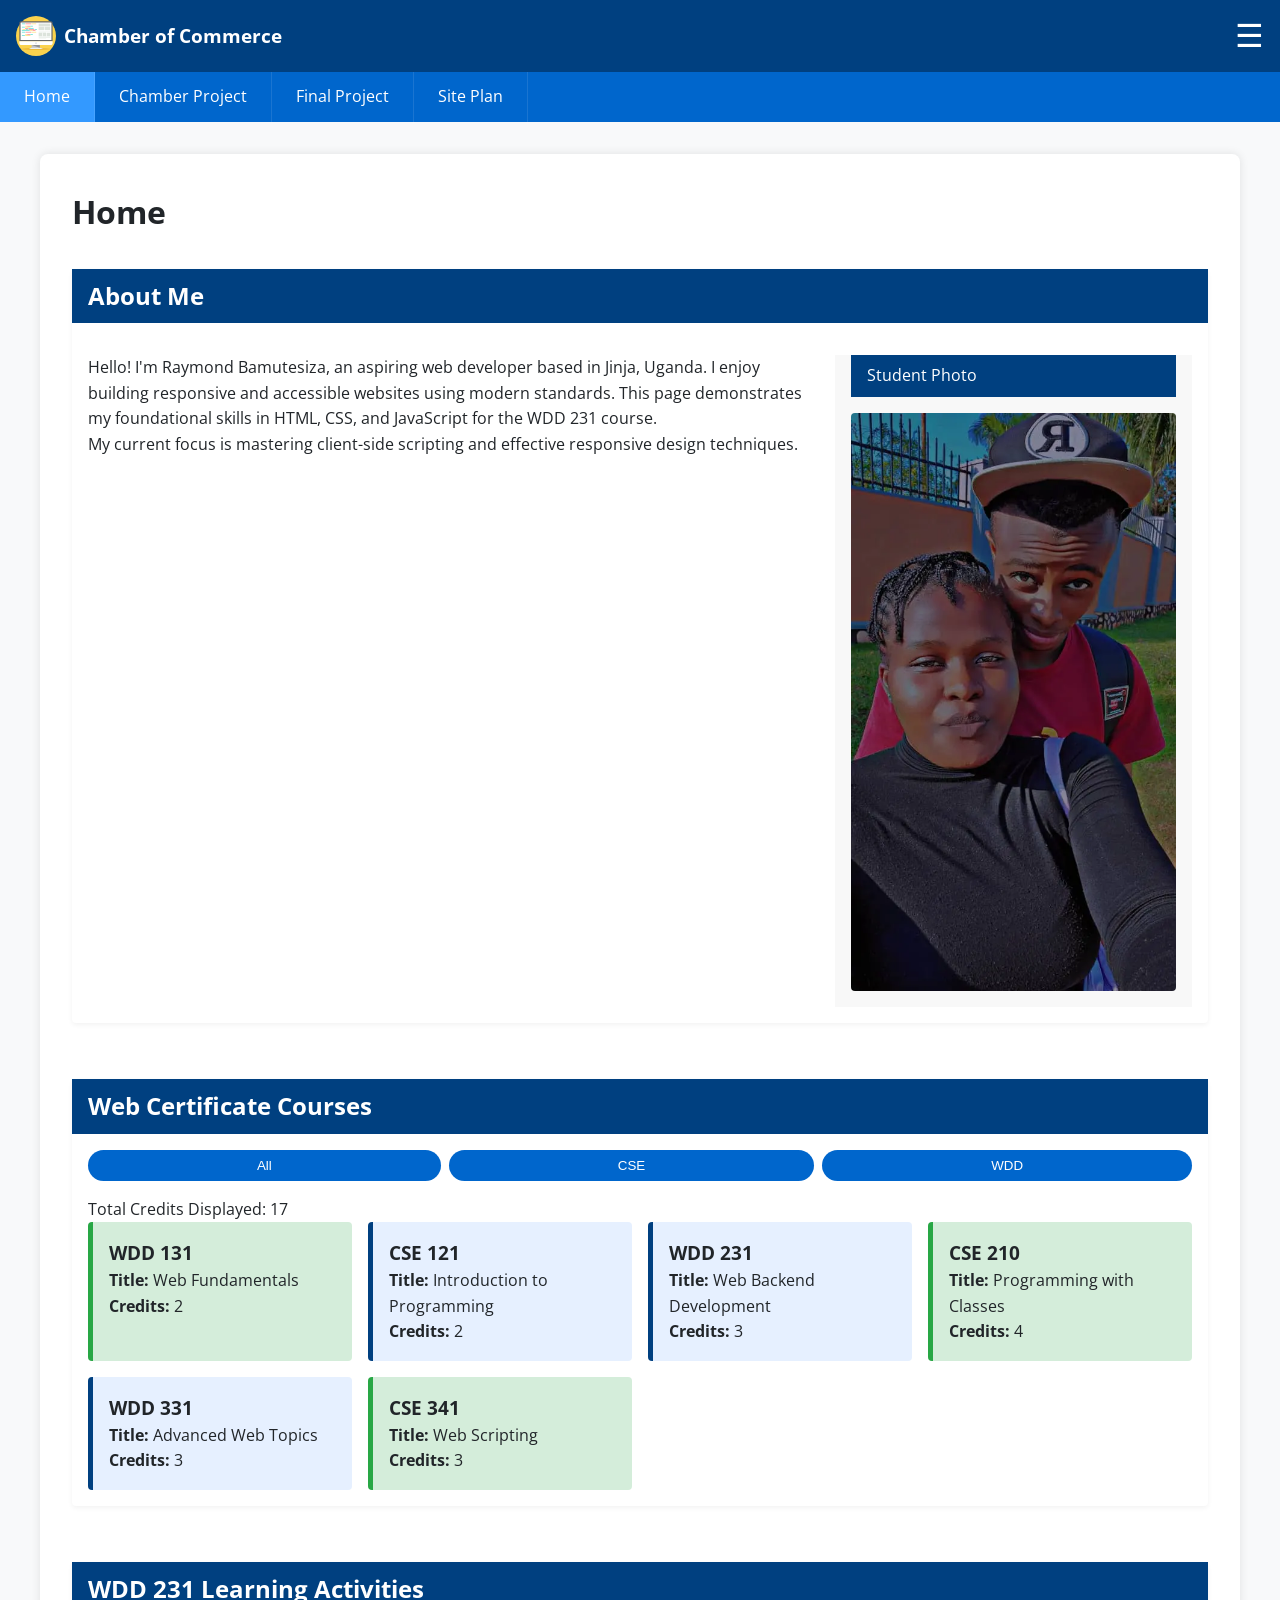
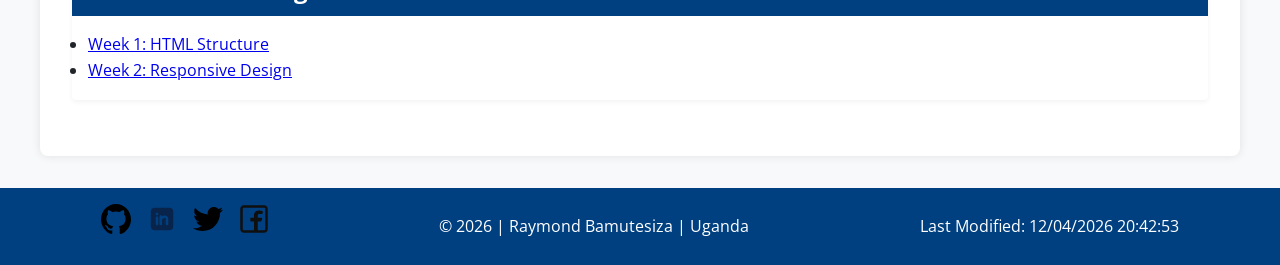
<file: index.html>
<!DOCTYPE html>
<html lang="en">
<head>
  <meta charset="UTF-8">
  <meta name="viewport" content="width=device-width, initial-scale=1.0">
  <meta name="author" content="Raymond Bamutesiza">
  <meta name="description" content="Rayz WDD 231 Course Home Page, featuring course links, assignments, and programming certificate details.">
  <title>Raymond - WDD 231 Course Home Page</title>

  <link rel="preconnect" href="https://fonts.googleapis.com">
  <link rel="preconnect" href="https://fonts.gstatic.com" crossorigin>
  <link href="https://fonts.googleapis.com/css2?family=Open+Sans:wght@400;700&display=swap" rel="stylesheet">

  <link rel="stylesheet" href="styles/small.css">
  <link rel="stylesheet" href="styles/large.css">

  <script src="scripts/date.js" defer></script>
  <script src="scripts/navigation.js" defer></script>
  <script src="scripts/course.js" defer></script>
</head>
<body>
  <header id="siteHeader">
    <div id="logo-area">
      <img src="images/logo.svg" alt="WDD 231 Site Logo">
      <span id="site-title">Chamber of Commerce</span>
    </div>
    <button id="hamburger" aria-expanded="false" aria-controls="navMenu">☰</button>
  </header>

  <nav id="navMenu">
    <a href="index.html" class="active">Home</a>
    <a href="directory.html">Chamber Project</a>
    <a href="final/index.html">Final Project</a>
    <a href="project/siteplan.html">Site Plan</a>
  </nav>

  <main>
    <h1>Home</h1>

    <section class="profile-section">
      <h2>About Me</h2>
      <div class="profile-content">
        <div class="bio-text">
          <p>Hello! I'm Raymond Bamutesiza, an aspiring web developer based in Jinja, Uganda. I enjoy building responsive and accessible websites using modern standards. This page demonstrates my foundational skills in HTML, CSS, and JavaScript for the WDD 231 course.</p>
          <p>My current focus is mastering client-side scripting and effective responsive design techniques.</p>
        </div>
        <div class="photo-container">
          <img src="images/profile.webp" alt="Your Profile Picture" loading="lazy">
        </div>
      </div>
    </section>

    <section class="course-section">
      <h2>Web Certificate Courses</h2>

      <div class="filter-buttons">
        <button id="filter-all" class="active-filter">All</button>
        <button id="filter-cse">CSE</button>
        <button id="filter-wdd">WDD</button>
      </div>

      <p class="credit-summary">
        Total Credits Displayed: <span id="total-credits">0</span>
      </p>

      <div id="course-cards" class="card-grid"></div>
    </section>

    <section class="assignment-section">
      <h2>WDD 231 Learning Activities</h2>
      <ul>
        <li><a href="#" target="_blank">Week 1: HTML Structure</a></li>
        <li><a href="#" target="_blank">Week 2: Responsive Design</a></li>
      </ul>
    </section>
  </main>

  <footer>
    <div id="socials">
      <a href="https://github.com/myrayzsiza" target="_blank" aria-label="GitHub"><img src="images/github-icon.svg" alt="GitHub Logo"></a>
      <a href="https://www.linkedin.com/in/raymond-bamutesiza-127136357/" target="_blank" aria-label="LinkedIn"><img src="images/linkedin-icon.svg" alt="LinkedIn Logo"></a>
      <a href="#" target="_blank" aria-label="Twitter"><img src="images/twitter-icon.svg" alt="Twitter Logo"></a>
      <a href="#" target="_blank" aria-label="Facebook"><img src="images/facebook-icon.svg" alt="Facebook Logo"></a>
    </div>

    <p>&copy; <span id="currentyear"></span> | Raymond Bamutesiza | Uganda</p>
    <p>Last Modified: <span id="lastModified"></span></p>
  </footer>
</body>
</html>
</file>
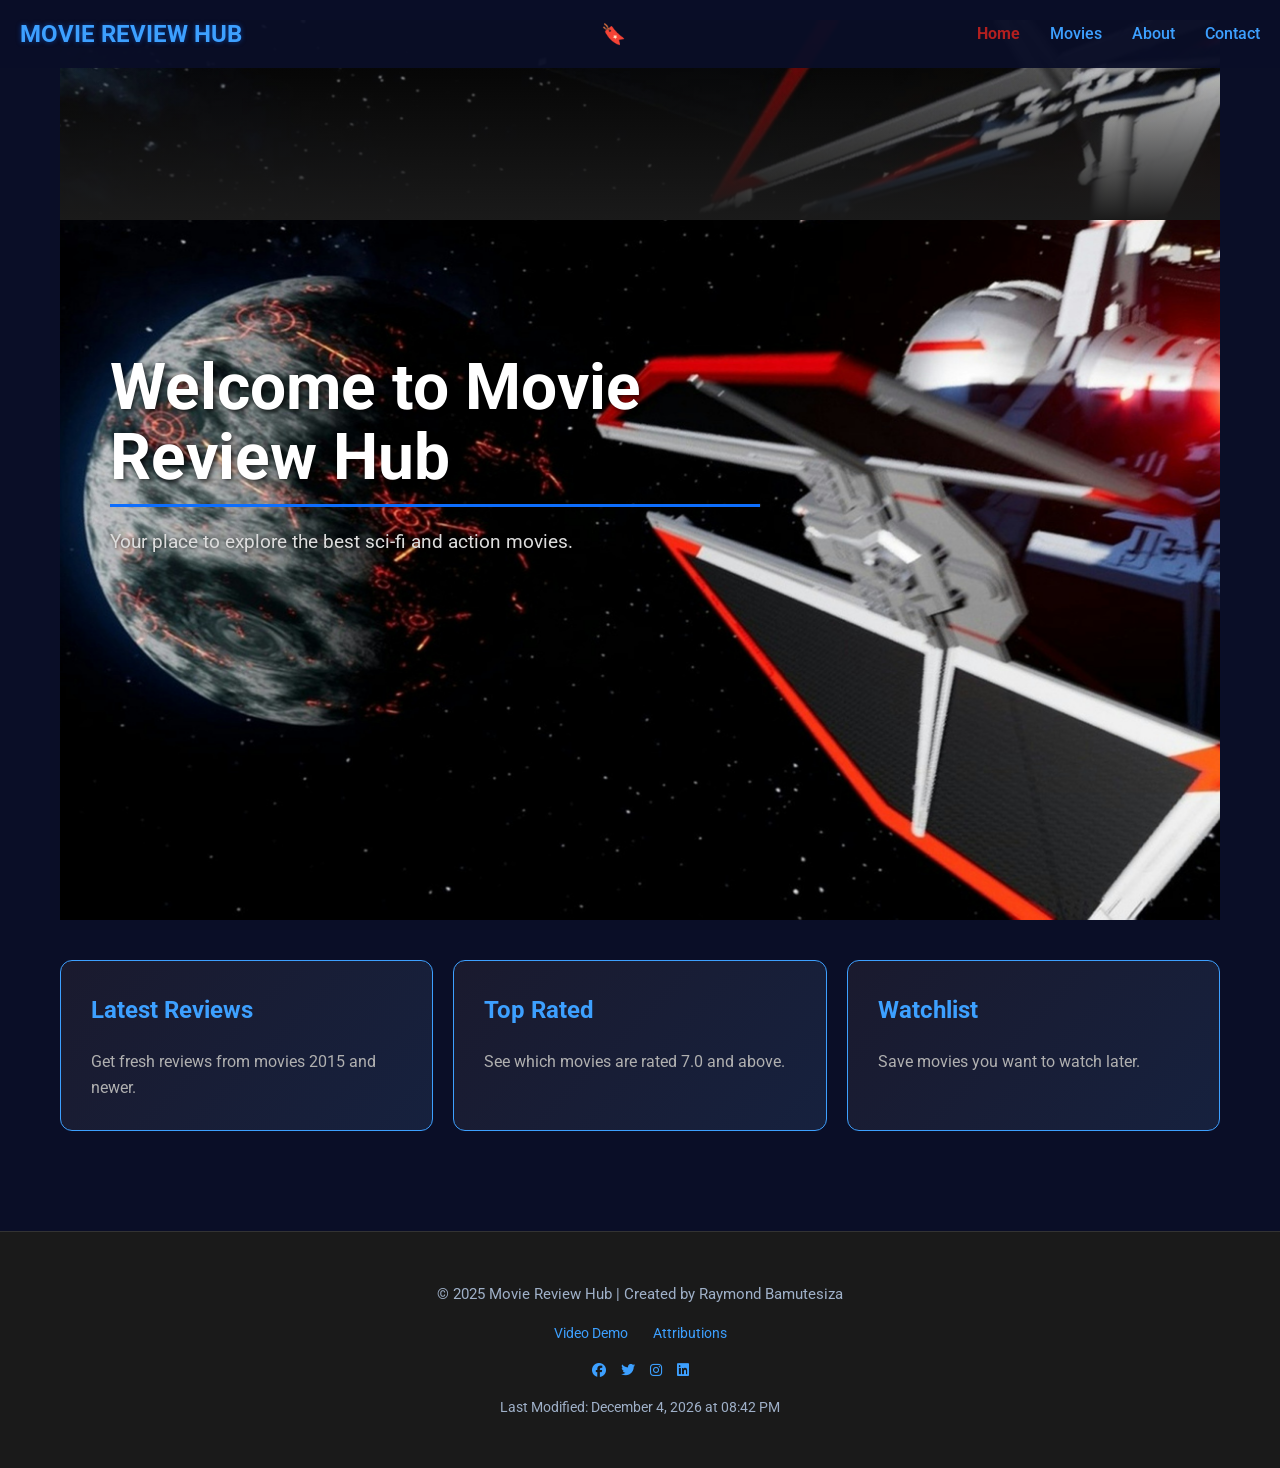
<file: Project/index.html>
<!DOCTYPE html>
<html lang="en">
<head>
  <meta charset="UTF-8">
  <meta name="viewport" content="width=device-width, initial-scale=1">
  <meta name="description" content="Discover and review the best sci-fi and action movies. Your ultimate destination for movie ratings and recommendations.">
  <meta name="author" content="Raymond Bamutesiza">
  <meta property="og:title" content="Movie Review Hub | Sci-Fi & Action Movies">
  <meta property="og:description" content="Discover and review the best sci-fi and action movies with detailed ratings and recommendations.">
  <meta property="og:image" content="https://yoursite.com/images/hero.jpg">
  <meta property="og:type" content="website">
  <meta property="og:url" content="https://yoursite.com/index.html">
  <link rel="icon" href="images/favicon.png">
  <link rel="preconnect" href="https://fonts.googleapis.com">
  <link rel="preconnect" href="https://fonts.gstatic.com" crossorigin>
  <link href="https://fonts.googleapis.com/css2?family=Roboto:wght@400;700&display=swap" rel="stylesheet">
  <link rel="stylesheet" href="https://cdnjs.cloudflare.com/ajax/libs/font-awesome/6.5.0/css/all.min.css" crossorigin="anonymous" referrerpolicy="no-referrer" />


  <title>Movie Review Hub | Home</title>
  <link rel="stylesheet" href="styles/main.css">
</head>
<body class="home">
<header>
  <div class="logo">Movie Review Hub</div>
  <button id="ham" aria-label="Menu">☰</button>
  <button id="header-watchlist" aria-label="Open watchlist" title="Watchlist" style="background:none;border:none;color:#0d6efd;font-size:20px;cursor:pointer;margin-left:8px;">🔖</button>
  <nav>
    <ul>
      <li><a href="index.html" class="active">Home</a></li>
      <li><a href="movies.html">Movies</a></li>
      <li><a href="about.html">About</a></li>
      <li><a href="form.html">Contact</a></li>
    </ul>
  </nav>
</header>

<main>
  <section class="hero" aria-label="Homepage hero">
    <img src="images/hero.jpg" alt="Sci-fi movie collage" class="sr-only" loading="lazy">
    <div class="hero-content">
      <h1>Welcome to Movie Review Hub</h1>
      <p>Your place to explore the best sci-fi and action movies.</p>
    </div>
  </section>

  <section class="feature-grid">
    <div class="feature-card" data-action="latest" id="feature-latest">
      <h2>Latest Reviews</h2>
      <p>Get fresh reviews from movies 2015 and newer.</p>
    </div>
    <div class="feature-card" data-action="top" id="feature-top">
      <h2>Top Rated</h2>
      <p>See which movies are rated 7.0 and above.</p>
    </div>
    <div class="feature-card" data-action="watchlist" id="feature-watchlist">
      <h2>Watchlist</h2>
      <p>Save movies you want to watch later.</p>
    </div>
  </section>

  <!-- Results area for feature filters -->
  <section id="feature-results" aria-live="polite" style="display:none;">
    <h2 class="section-title">Results</h2>
    <div id="results-container" class="movie-grid"></div>
  </section>

  <!-- Watchlist modal -->
  <dialog id="watchlist-modal">
    <h2>Your Watchlist</h2>
    <div id="watchlist-container" class="movie-grid"></div>
    <button id="close-watchlist" class="btn btn-danger">Close</button>
  </dialog>

  <!-- Movie details modal (used by index and movies pages) -->
  <dialog id="movie-modal">
    <div id="modal-content"></div>
    <button id="close-modal" class="btn btn-danger" style="margin-top:12px;">Close</button>
  </dialog>
</main>

<footer>
  <p>© 2025 Movie Review Hub | Created by Raymond Bamutesiza</p>
  <div class="footer-links">
    <a href="#">Video Demo</a>
    <a href="#">Attributions</a>
  </div>
  <div class="social-icons">
    <a href="https://www.facebook.com/Myrayz Siza" target="_blank" aria-label="Facebook"><i class="fab fa-facebook"></i></a>
    <a href="https://www.twitter.com/Raymond Bamutesiza" target="_blank" aria-label="Twitter"><i class="fab fa-twitter"></i></a>
    <a href="https://www.instagram.com/myrayz" target="_blank" aria-label="Instagram"><i class="fab fa-instagram"></i></a>
    <a href="https://www.linkedin.com/in/raymond-bamutesiza-127136357" target="_blank" aria-label="LinkedIn"><i class="fab fa-linkedin"></i></a>
  </div>
  <p id="last-modified"></p>
</footer>

<script src="scripts/index.js" type="module" defer></script>
<script src="scripts/navigation.js" type="module" defer></script>
</body>
</html>
</file>
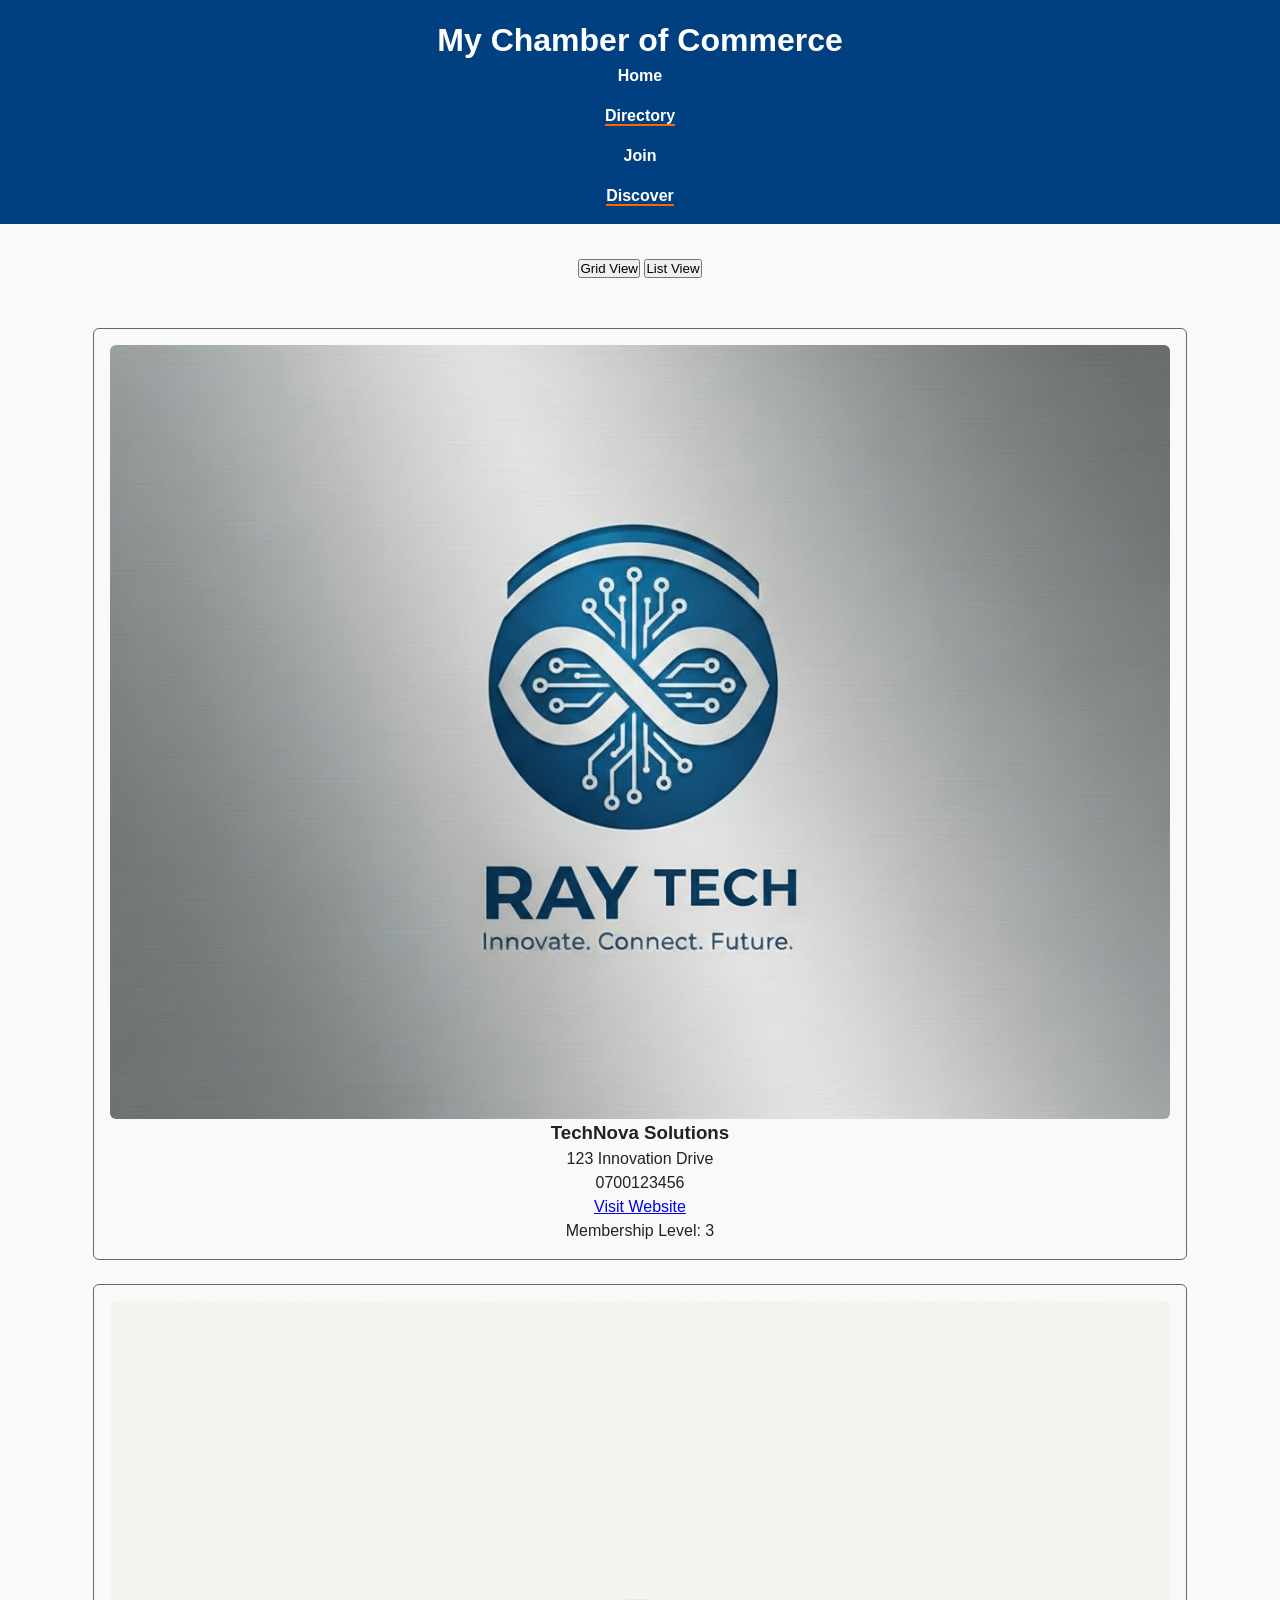
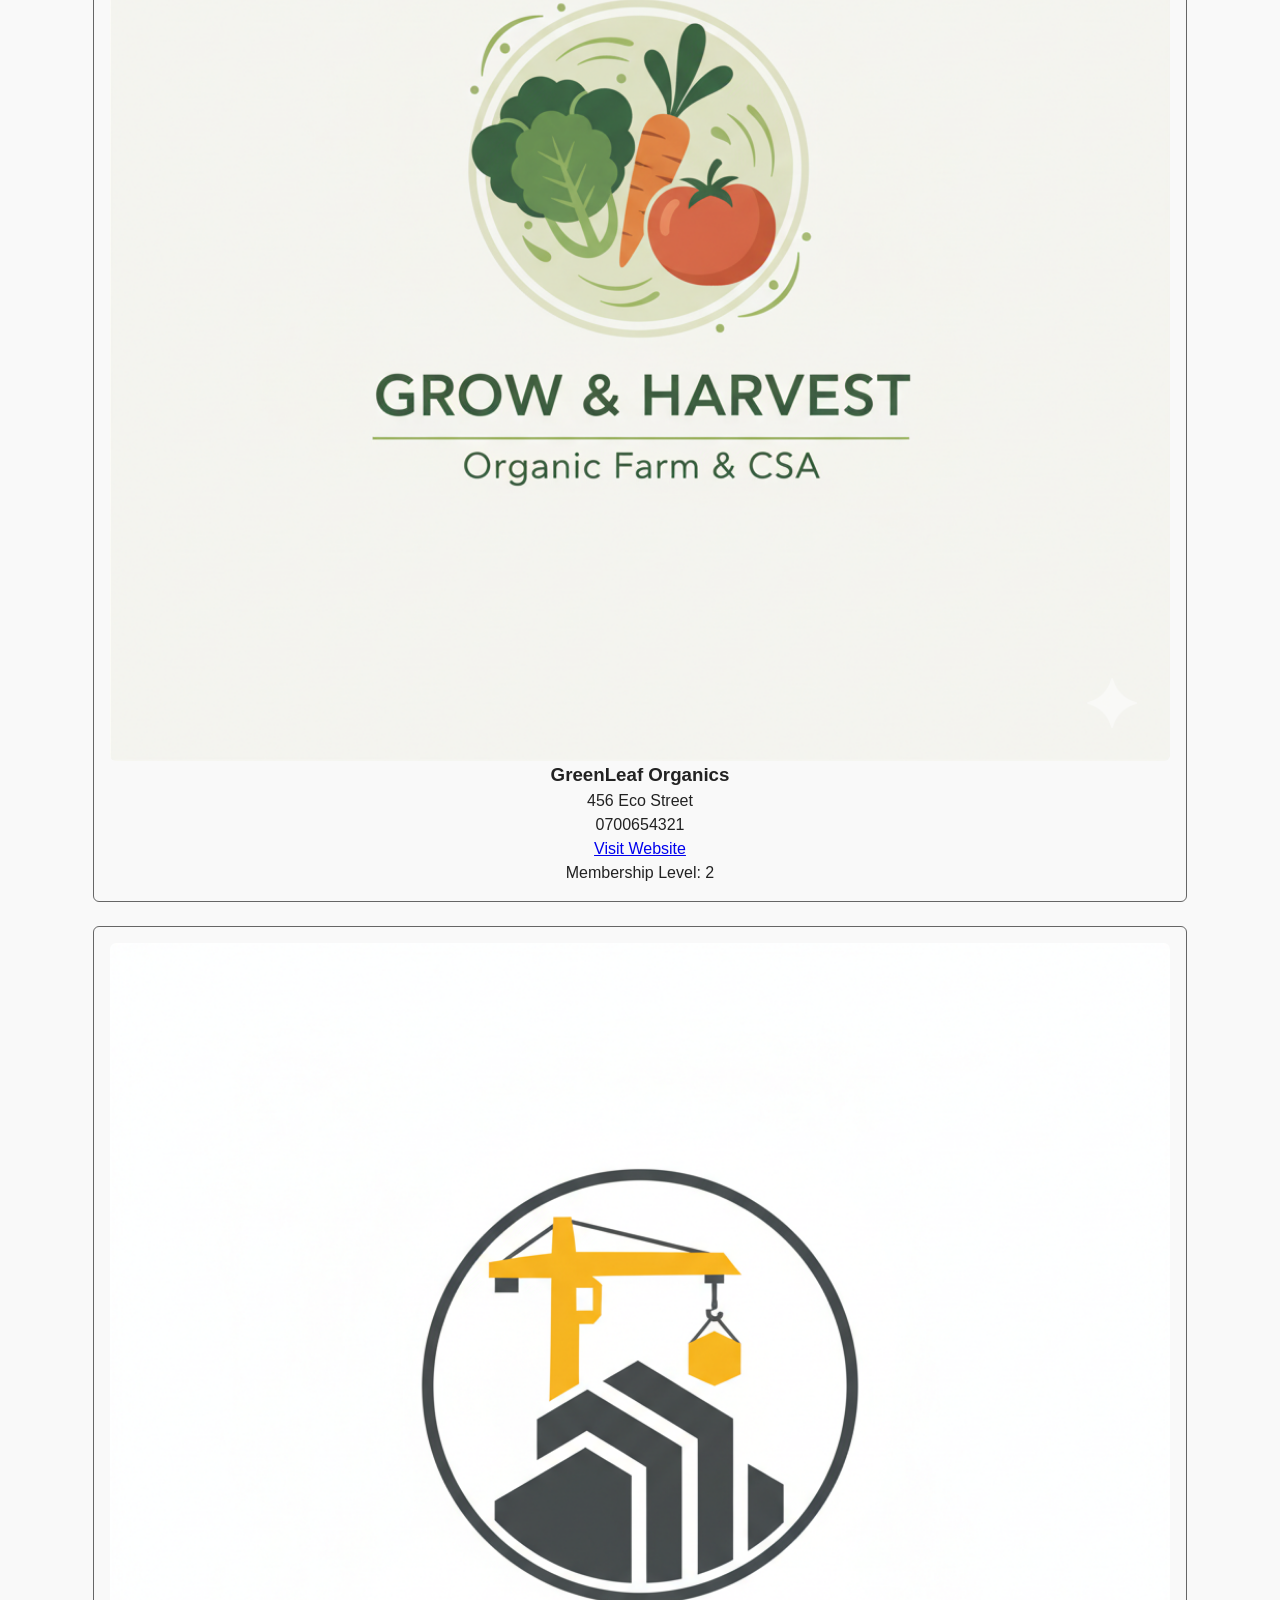
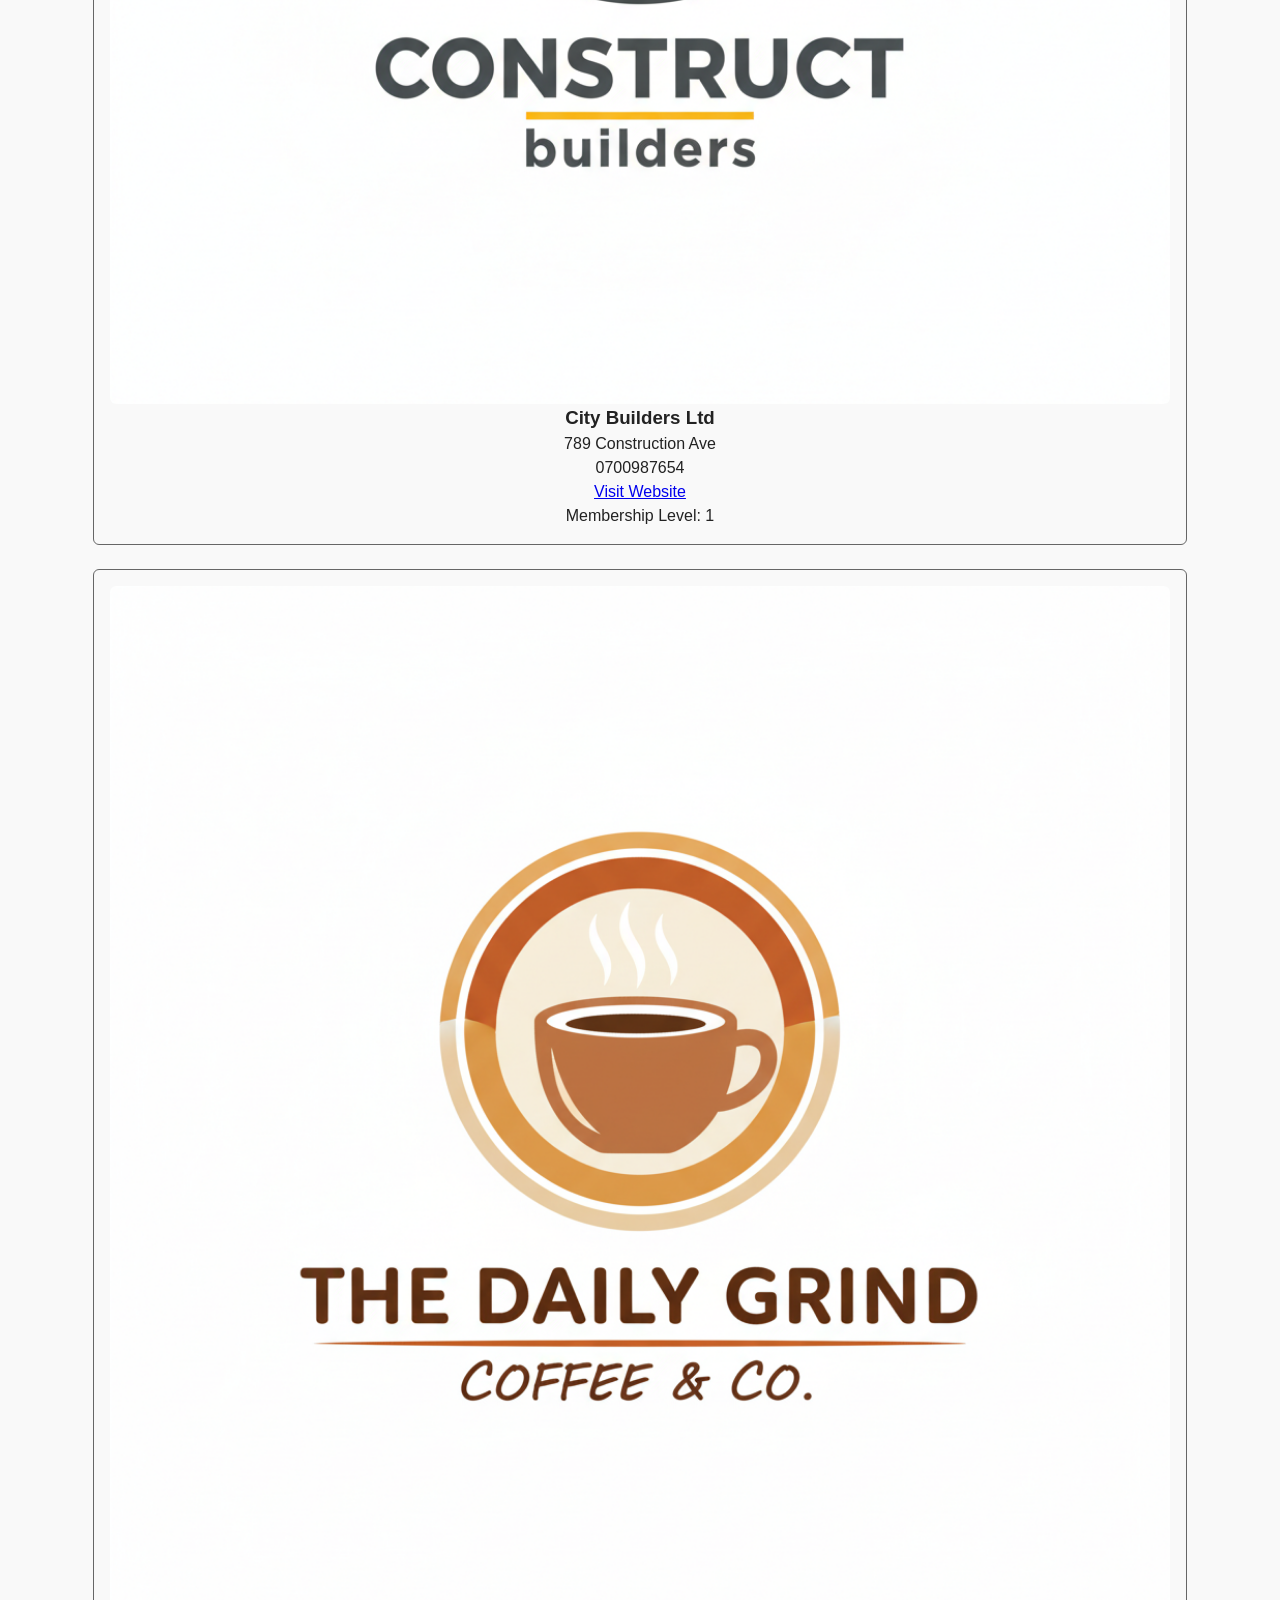
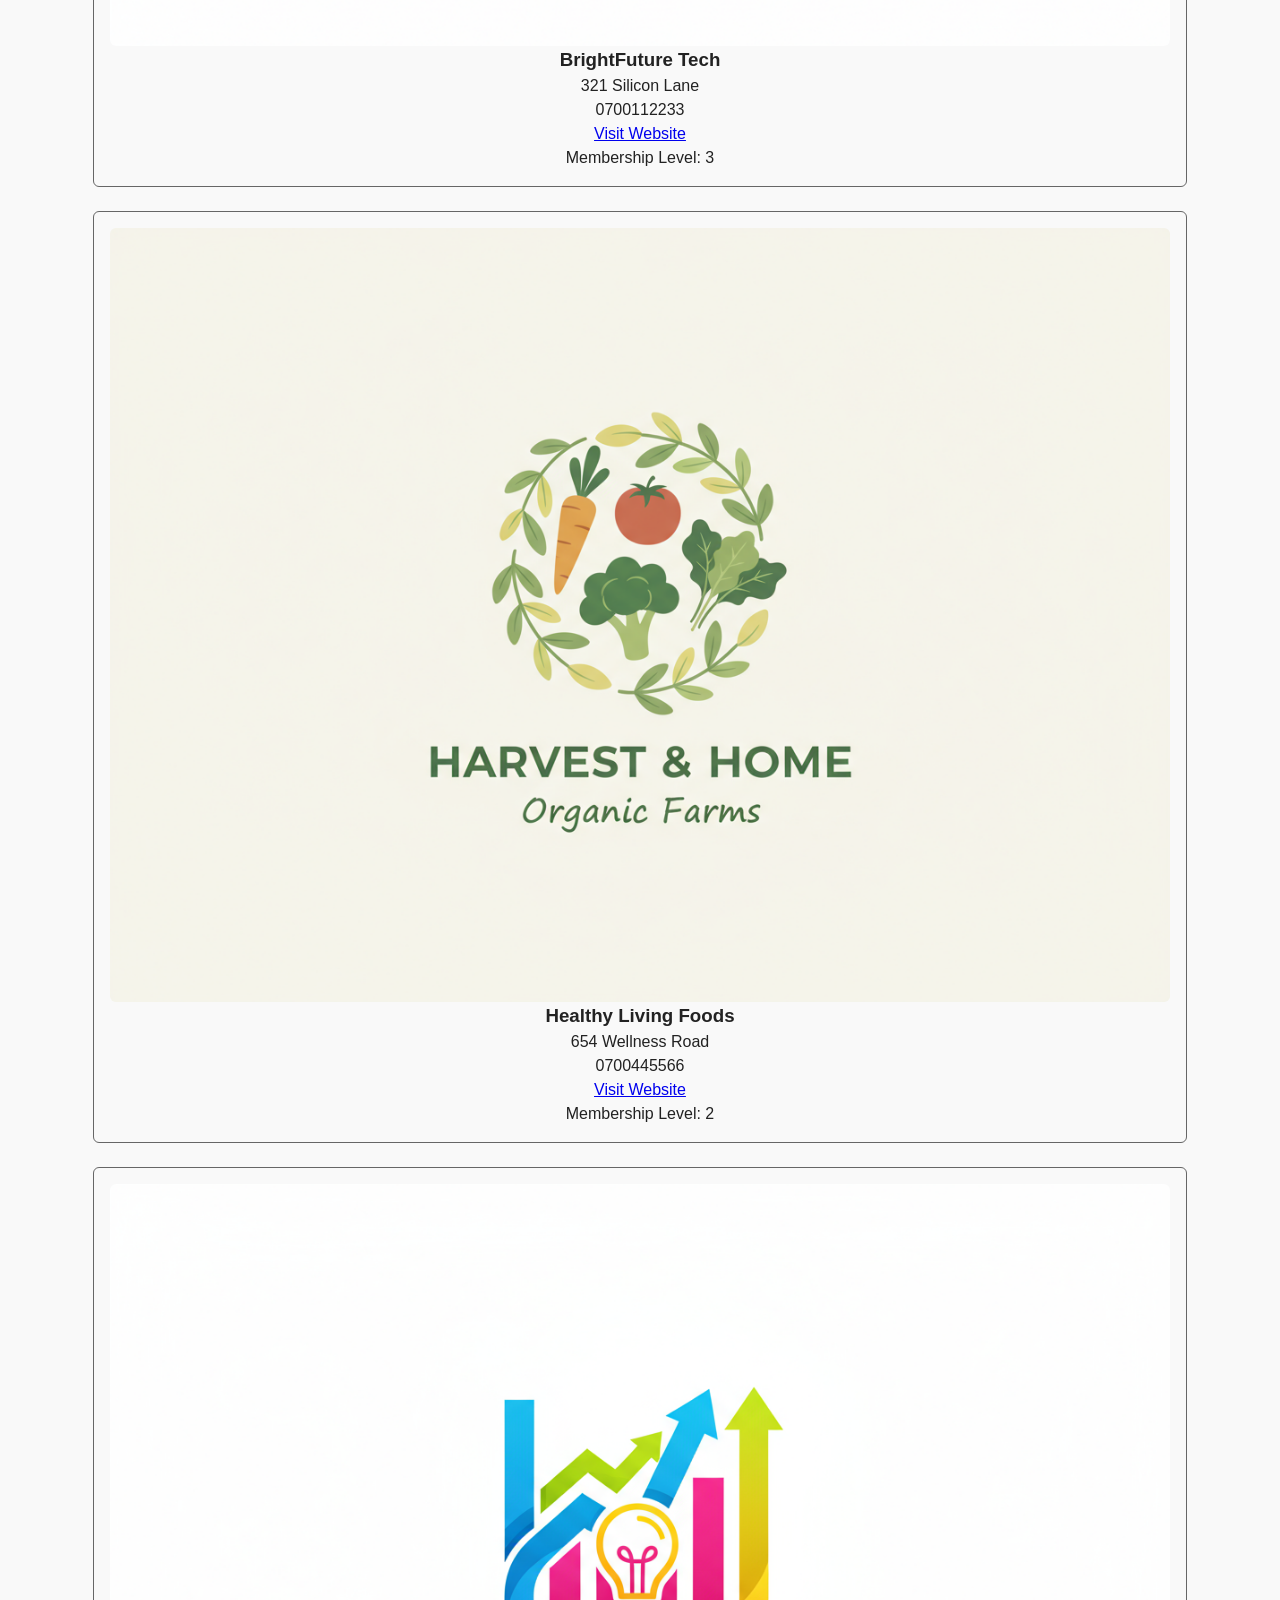
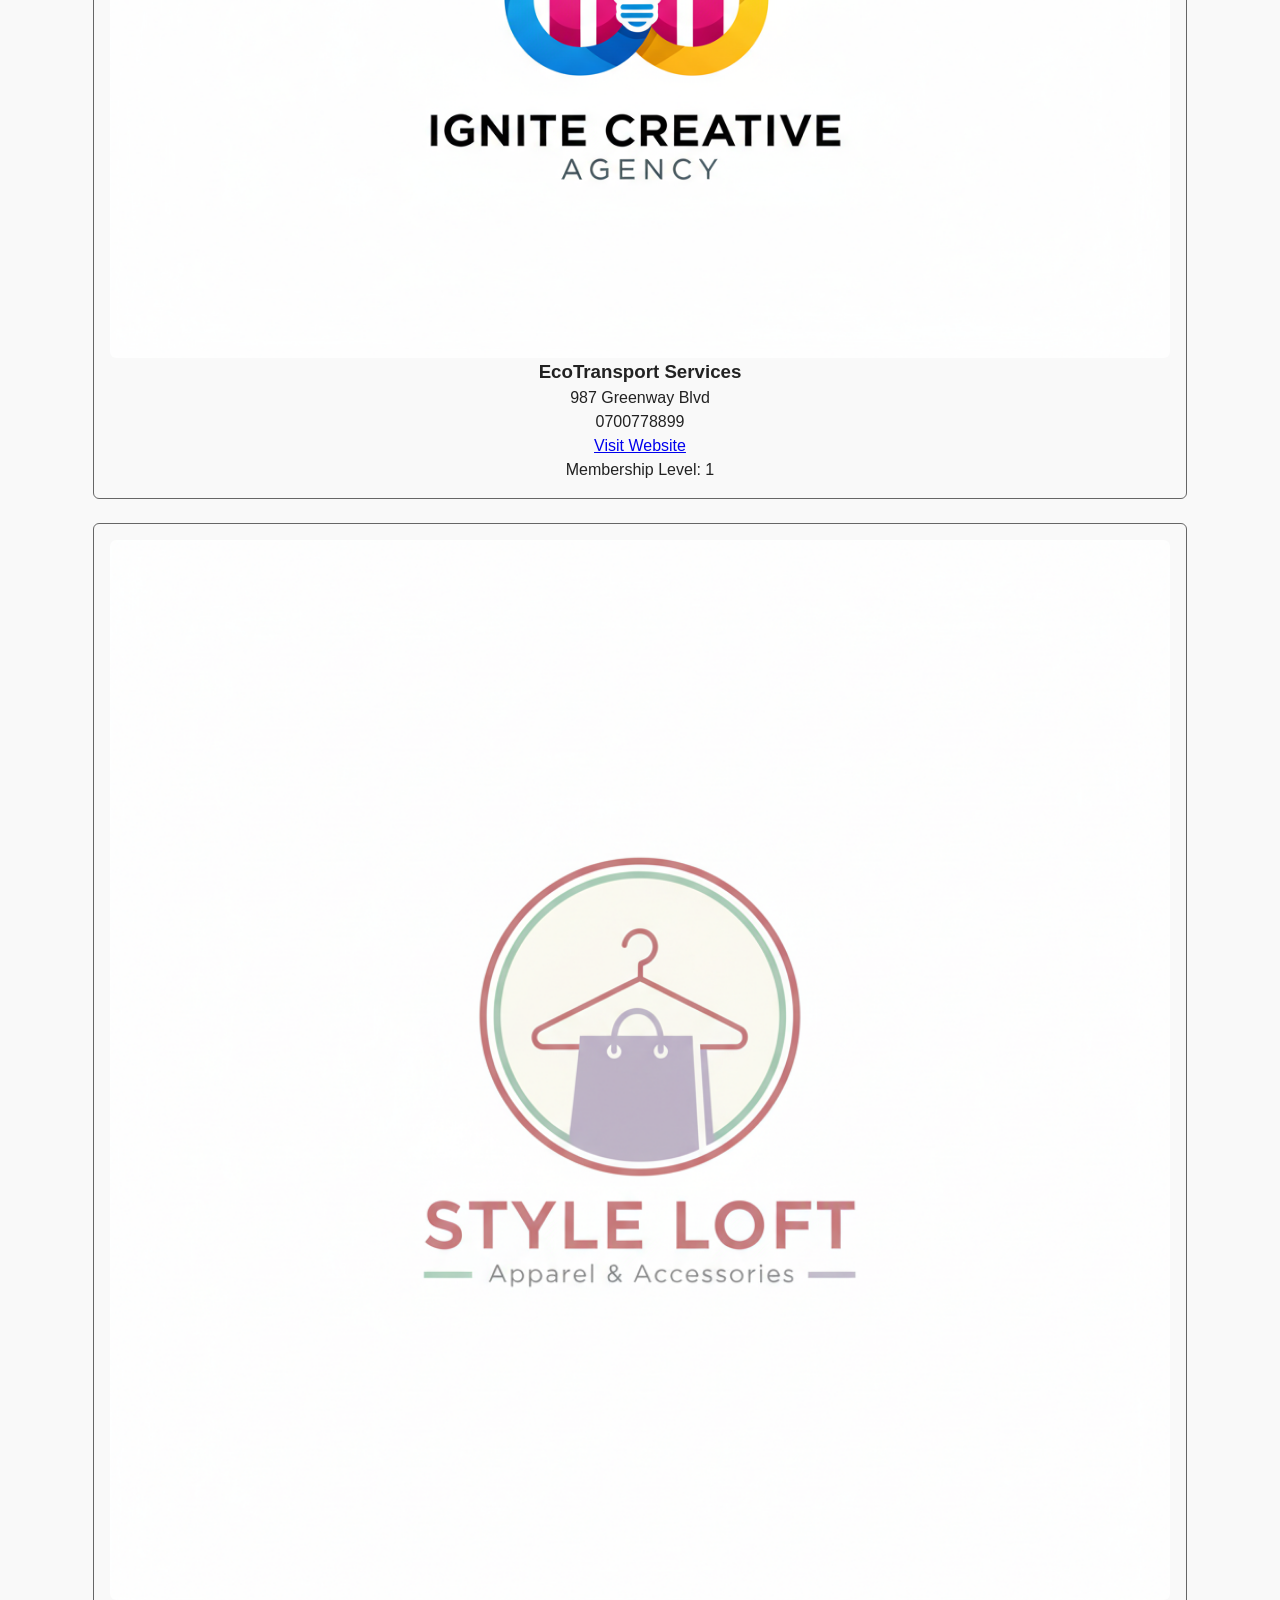
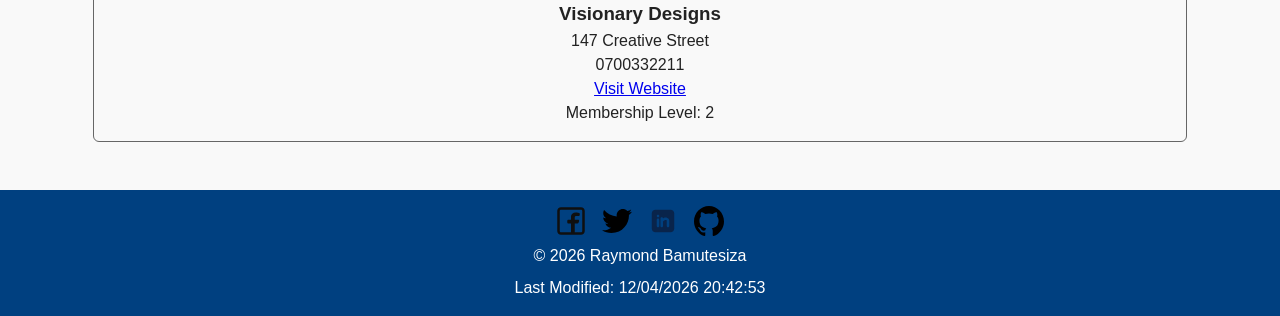
<file: chamber/directory.html>
<!DOCTYPE html>
<html lang="en">
<head>
  <meta charset="UTF-8">
  <meta name="viewport" content="width=device-width, initial-scale=1.0">
  <title>Chamber of Commerce - Home</title>

  <meta name="description" content="Welcome to the Chamber of Commerce. Explore local businesses, events, and opportunities to join and grow.">
  <meta name="author" content="Raymond Bamutesiza">

  <link rel="icon" href="images/favicon.ico" type="image/x-icon">

  <meta property="og:title" content="Chamber of Commerce - Home">
  <meta property="og:description" content="Welcome to the Chamber of Commerce. Discover local businesses, events, and opportunities to join and grow.">
  <meta property="og:image" content="https://myrayzsiza.github.io/wdd231/chamber/images/hero.webp">
  <meta property="og:url" content="https://myrayzsiza.github.io/wdd231/chamber/index.html">
  <meta property="og:type" content="website">

  <link rel="preconnect" href="https://fonts.googleapis.com">
  <link rel="preconnect" href="https://fonts.gstatic.com" crossorigin>
  <link href="https://fonts.googleapis.com/css2?family=Open+Sans:wght@400;600;700&display=swap" rel="stylesheet">

  <link rel="stylesheet" href="styles/small.css">
  <link rel="stylesheet" href="styles/large.css">
</head>

<body>
  <header>
    <h1>My Chamber of Commerce</h1>
    <nav>
      <ul>
        <li><a href="index.html">Home</a></li>
        <li><a href="directory.html" class="active">Directory</a></li>
        <li><a href="join.html">Join</a></li>
        <li><a href="discover.html" class="active">Discover</a></li>
      </ul>
    </nav>
  </header>

  <main>
    <div class="filter-buttons">
      <button id="gridBtn" class="active-filter">Grid View</button>
      <button id="listBtn">List View</button>
    </div>

    <div id="membersContainer" class="grid"></div>
  </main>

  <footer>
  <div id="socials">
    <img src="images/facebook-icon.svg" alt="Facebook">
    <img src="images/twitter-icon.svg" alt="Twitter">
    <img src="images/linkedin-icon.svg" alt="LinkedIn">
    <img src="images/github-icon.svg" alt="GitHub">
  </div>
  <p>&copy; <span id="currentyear"></span> Raymond Bamutesiza</p>
  <p>Last Modified: <span id="lastModified"></span></p>
</footer>


  <script src="scripts/directory.js"></script>
</body>
</html>
</file>
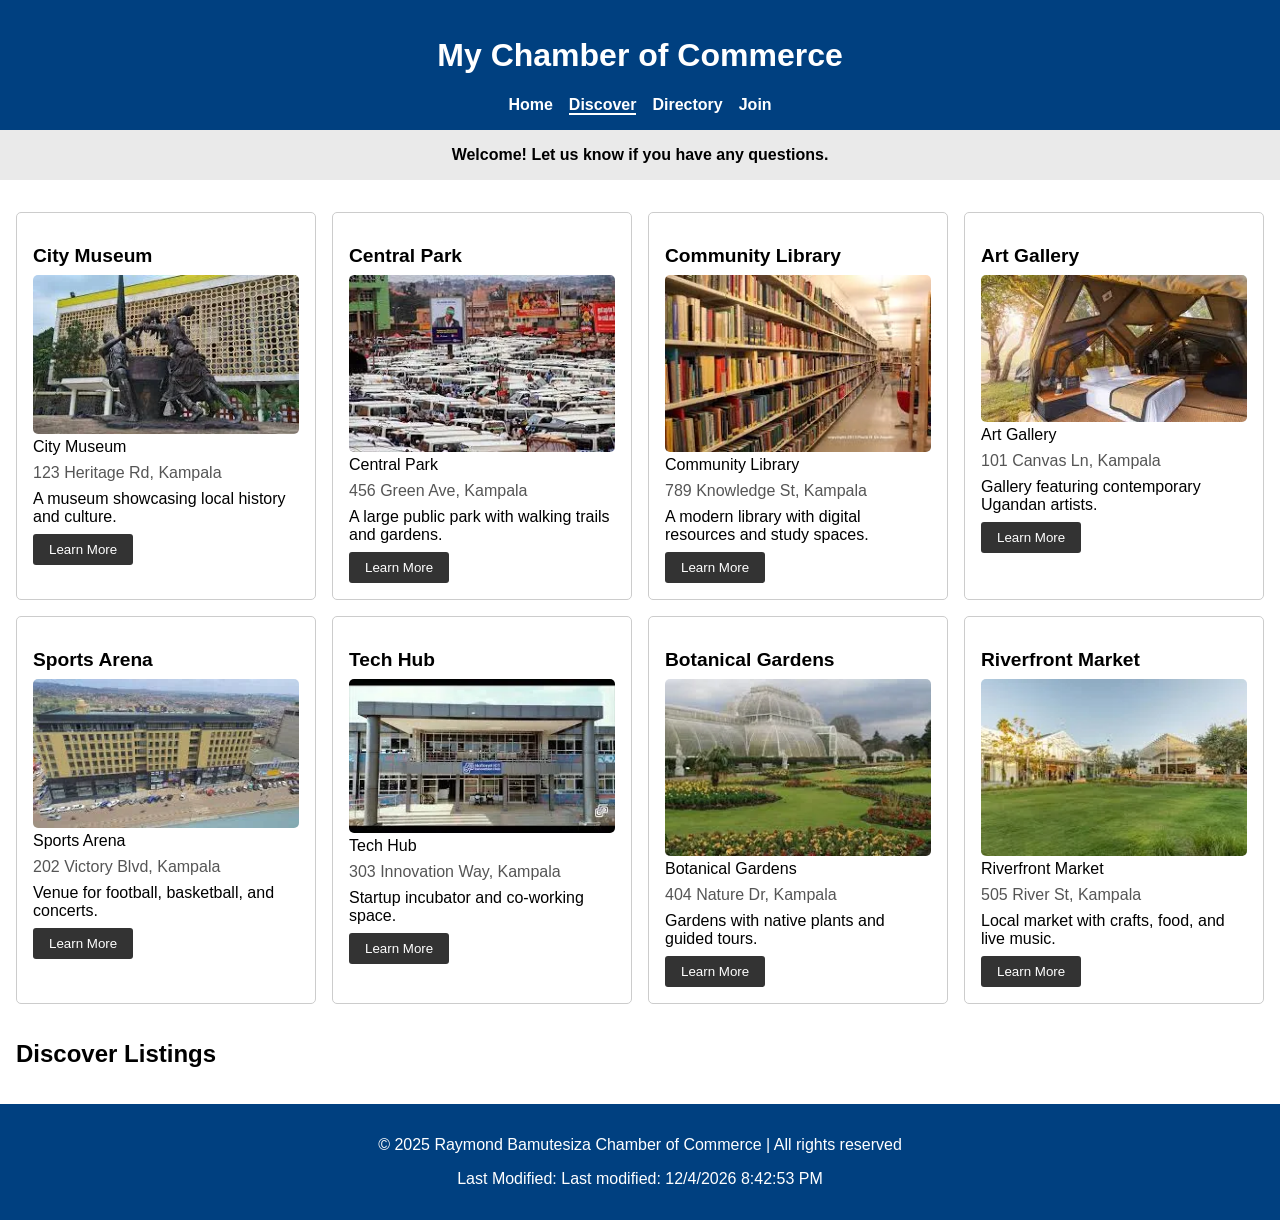
<file: chamber/discover.html>
<!DOCTYPE html>
<html lang="en">
<head>
  <meta charset="UTF-8">
  <meta name="viewport" content="width=device-width, initial-scale=1.0">
  <meta name="author" content="Raymond Bamutesiza">
  <meta name="description" content="Discover attractions, businesses, and services listed by the Chamber of Commerce.">
  <meta name="keywords" content="chamber, commerce, discover, local businesses, attractions, directory, community">
  <meta name="robots" content="index, follow">
  <meta name="theme-color" content="#ffffff">
  <meta name="referrer" content="strict-origin-when-cross-origin">

  <meta property="og:title" content="Chamber Discover Page">
  <meta property="og:description" content="Discover attractions, businesses, and services listed by the Chamber of Commerce.">
  <meta property="og:type" content="website">
  <meta property="og:url" content="https://example.com/chamber/discover.html">
  <meta property="og:image" content="https://myrayzsiza.github.io/wdd231/chamber/images/hero.webp">

  <title>Chamber Discover Page</title>
  <link rel="canonical" href="https://example.com/chamber/discover.html">

  <link rel="icon" href="images/favicon.ico" type="image/x-icon">

  <link rel="preconnect" href="https://fonts.googleapis.com">
  <link rel="preconnect" href="https://fonts.gstatic.com" crossorigin>
  <link href="https://fonts.googleapis.com/css2?family=Open+Sans:wght@400;700&display=swap" rel="stylesheet">

  <link rel="stylesheet" href="styles/discoversmall.css">
  <link rel="stylesheet" href="styles/discovermedium.css">
  <link rel="stylesheet" href="styles/discoverlarge.css">

  <script type="module" src="scripts/discover.mjs"></script>
</head>
<body>
  <header>
    <h1>My Chamber of Commerce</h1>
    <nav>
      <ul>
        <li><a href="index.html">Home</a></li>
        <li><a href="discover.html" class="active">Discover</a></li>
        <li><a href="directory.html">Directory</a></li>
        <li><a href="join.html">Join</a></li>
      </ul>
    </nav>
  </header>

  <main>
    <section id="visitor-message">
      <h2>Visitor Message</h2>
    </section>
    <section id="discover-grid">
      <h2>Discover Listings</h2>
    </section>
  </main>

  <footer>
    <p>&copy; 2025 Raymond Bamutesiza Chamber of Commerce | All rights reserved</p>
    <p>Last Modified: <span id="lastModified"></span></p>
  </footer>
</body>
</html>
</file>
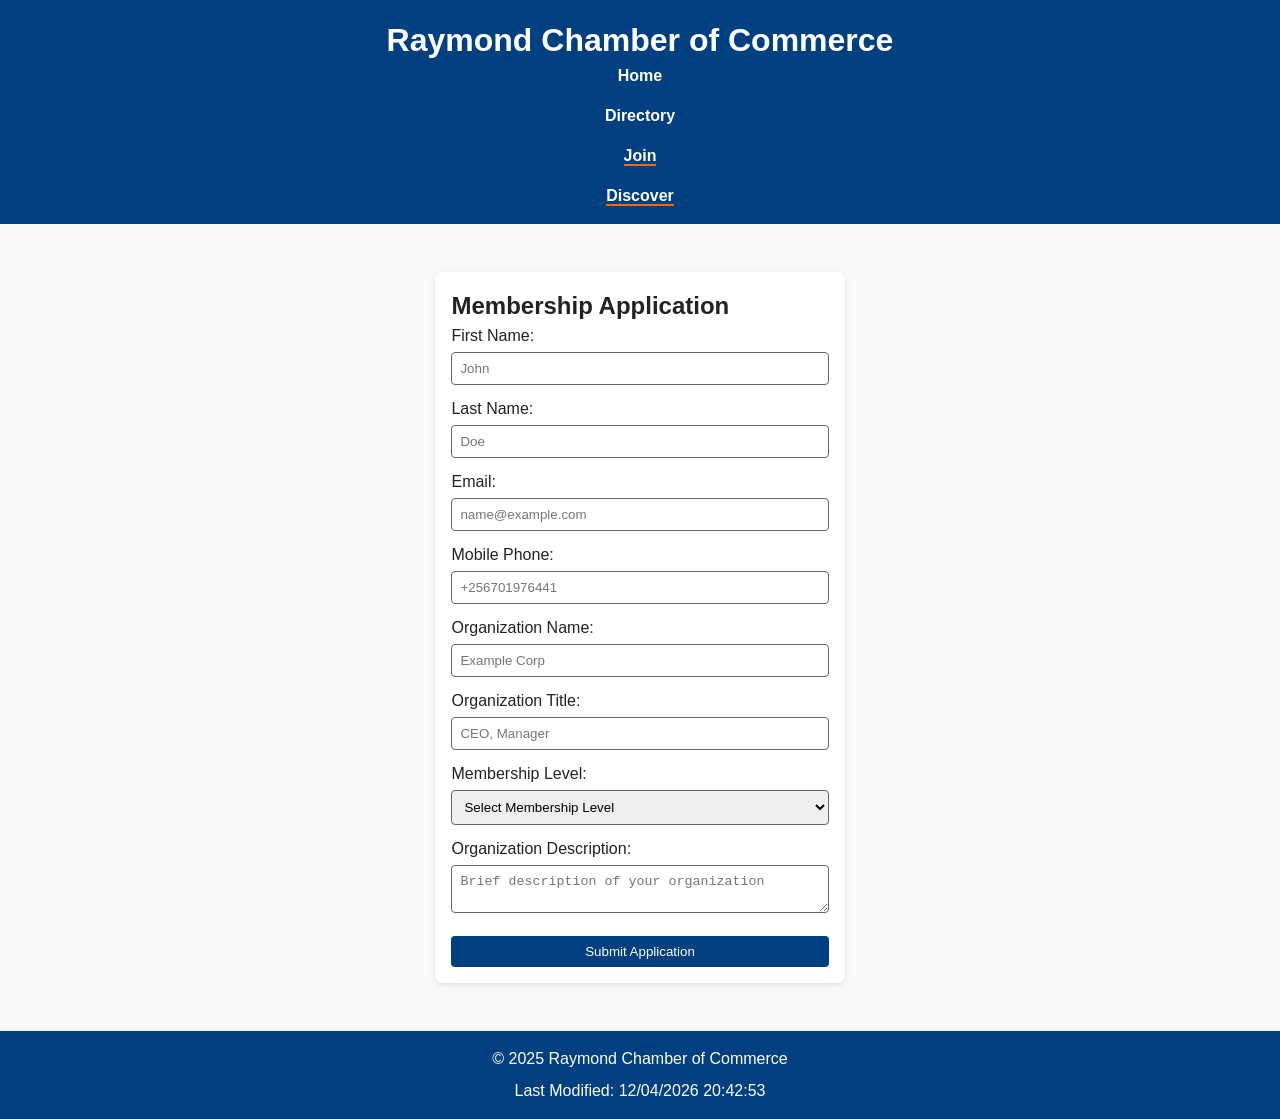
<file: chamber/join.html>
<!DOCTYPE html>
<html lang="en">
<head>
    <meta charset="UTF-8">
    <meta name="viewport" content="width=device-width, initial-scale=1.0">
    <title>Join the Raymond Chamber of Commerce</title>
    
    <meta name="description" content="Sign up to join the Raymond Chamber of Commerce and connect with local businesses.">
    <meta name="author" content="Raymond">
    
    <!-- Favicon -->
    <link rel="icon" href="/images/favicon.ico" type="image/x-icon">

    <!-- Open Graph -->
    <meta property="og:title" content="Join the Raymond Chamber of Commerce">
    <meta property="og:description" content="Sign up to join the Raymond Chamber of Commerce and connect with local businesses.">
    <meta property="og:image" content="images/og-image.png">
    <meta property="og:url" content="https://example.com/join.html">

    <!-- Google Fonts -->
    <link rel="preconnect" href="https://fonts.googleapis.com">
    <link rel="preconnect" href="https://fonts.gstatic.com" crossorigin>
    <link href="https://fonts.googleapis.com/css2?family=Roboto:wght@400;700&display=swap" rel="stylesheet">

    <!-- CSS -->
    <link rel="stylesheet" href="styles/small.css">
    <link rel="stylesheet" href="styles/large.css">
</head>
<body>
    <header>
        <h1>Raymond Chamber of Commerce</h1>
        <nav>
            <ul>
                <li><a href="index.html">Home</a></li>
                <li><a href="directory.html">Directory</a></li>
                <li><a href="join.html" class="active">Join</a></li>
                <li><a href="discover.html" class="active">Discover</a></li>
            </ul>
        </nav>
    </header>

    <main>
        <section class="membership-form">
            <h2>Membership Application</h2>
            <form action="thankyou.html" method="get">
                <label for="fname">First Name:
                    <input type="text" id="fname" name="fname" required autocomplete="given-name" placeholder="John" title="Enter your first name">
                </label>

                <label for="lname">Last Name:
                    <input type="text" id="lname" name="lname" required autocomplete="family-name" placeholder="Doe" title="Enter your last name">
                </label>

                <label for="email">Email:
                    <input type="email" id="email" name="email" required autocomplete="email" placeholder="name@example.com" title="Enter your email address">
                </label>

                <label for="phone">Mobile Phone:
                    <input type="tel" id="phone" name="phone" required autocomplete="tel" placeholder="+256701976441" title="Enter your mobile phone number">
                </label>

                <label for="business">Organization Name:
                    <input type="text" id="business" name="business" required autocomplete="organization" placeholder="Example Corp" title="Enter your organization name">
                </label>

                <label for="orgTitle">Organization Title:
                  <input type="text" id="orgTitle" name="orgTitle" autocomplete="organization-title"
                        placeholder="CEO, Manager" required pattern="[A-Za-z0-9\s]{2,50}"
                        title="Only letters, numbers, and spaces. 2-50 characters.">
                </label>

                <label for="membership">Membership Level:
                    <select id="membership" name="membership" required title="Select a membership level">
                        <option value="" disabled selected>Select Membership Level</option>
                        <option value="np">Non-Profit</option>
                        <option value="bronze">Bronze</option>
                        <option value="silver">Silver</option>
                        <option value="gold">Gold</option>
                    </select>
                </label>

                <label for="description">Organization Description:
                    <textarea id="description" name="description" placeholder="Brief description of your organization" title="Enter a description of your organization"></textarea>
                </label>
                <input type="hidden" id="timestamp" name="timestamp" value="">

                <button type="submit">Submit Application</button>
            </form>
        </section>
    </main>

    <footer>
    <p>&copy; 2025 Raymond Chamber of Commerce</p>
    <p>Last Modified: <span id="lastModified"></span></p>
    </footer>

    <script src="scripts/join.js" defer></script>
</body>
</html>
</file>
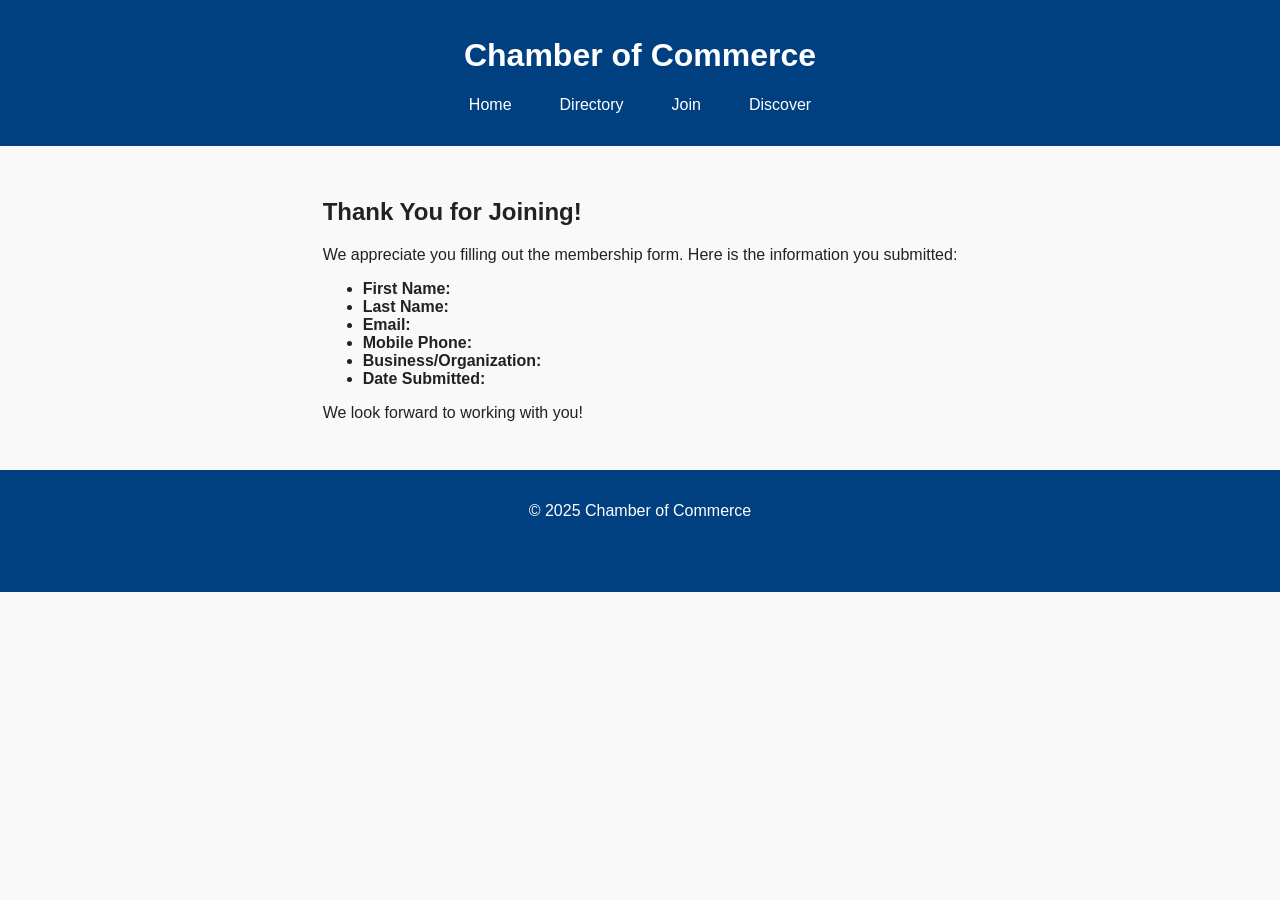
<file: chamber/thankyou.html>
<!DOCTYPE html>
<html lang="en">
<head>
  <meta charset="UTF-8">
  <meta name="viewport" content="width=device-width, initial-scale=1.0">
  <title>Thank You</title>
  <link rel="stylesheet" href="styles/small.css" media="screen and (max-width: 767px)">
  <link rel="stylesheet" href="styles/large.css" media="screen and (min-width: 768px)">
</head>
<body>
  <header>
    <h1>Chamber of Commerce</h1>
    <nav>
      <ul>
        <li><a href="index.html">Home</a></li>
        <li><a href="directory.html">Directory</a></li>
        <li><a href="join.html">Join</a></li>
        <li><a href="discover.html" class="active">Discover</a></li>
      </ul>
    </nav>
  </header>

  <main>
    <section class="thankyou">
      <h2>Thank You for Joining!</h2>
      <p>We appreciate you filling out the membership form. Here is the information you submitted:</p>

      <ul>
        <li><strong>First Name:</strong> <span id="fname"></span></li>
        <li><strong>Last Name:</strong> <span id="lname"></span></li>
        <li><strong>Email:</strong> <span id="email"></span></li>
        <li><strong>Mobile Phone:</strong> <span id="phone"></span></li>
        <li><strong>Business/Organization:</strong> <span id="business"></span></li>
        <li><strong>Date Submitted:</strong> <span id="timestamp"></span></li>
      </ul>

      <p>We look forward to working with you!</p>
    </section>
  </main>

  <footer>
    <p>&copy; 2025 Chamber of Commerce</p>
    <p id="last-modified"></p>
  </footer>

  <!-- Link external JS file -->
  <script src="scripts/join.js"></script>
</body>
</html>
</file>
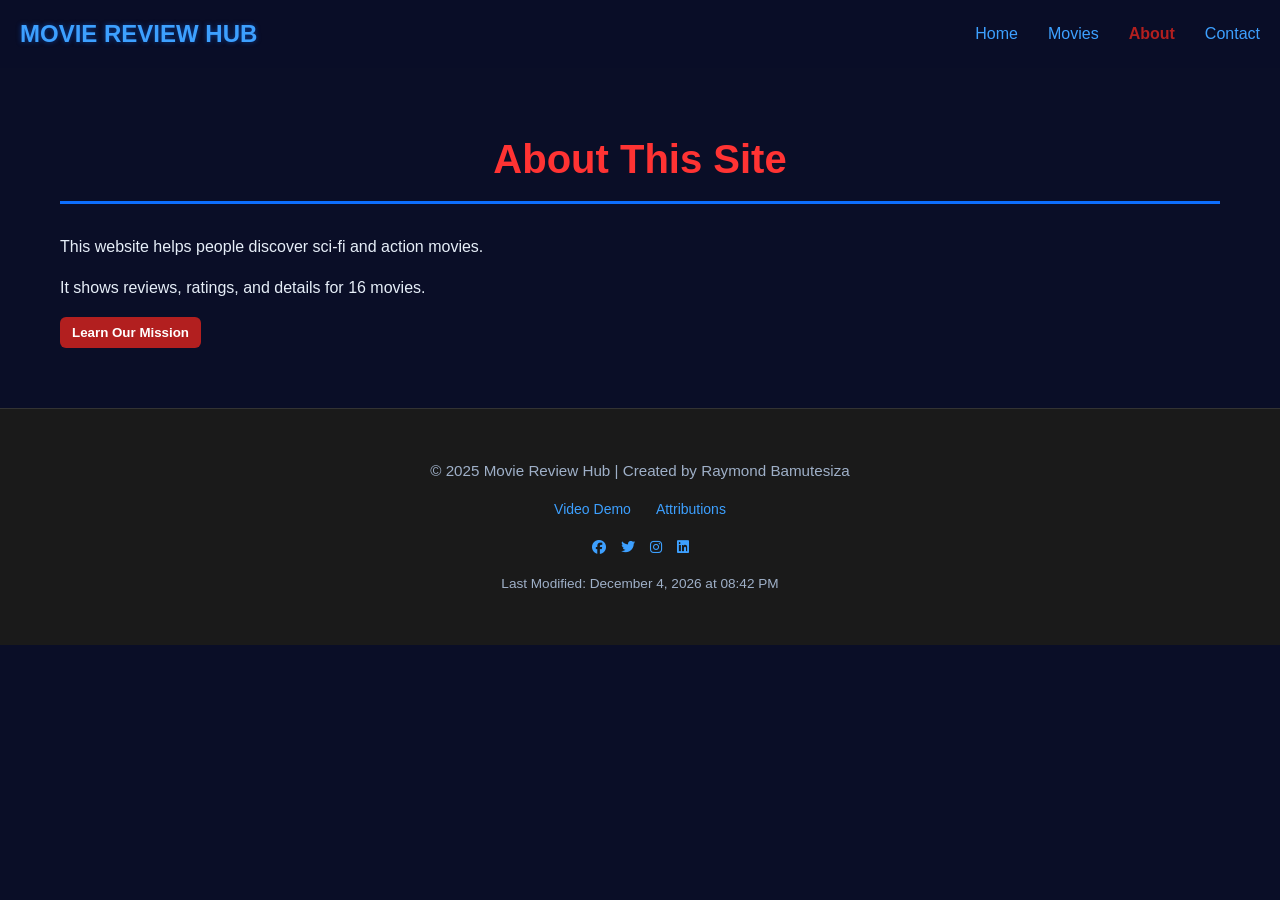
<file: Project/about.html>
<!DOCTYPE html>
<html lang="en">
<head>
  <meta charset="UTF-8">
  <meta name="viewport" content="width=device-width, initial-scale=1">
  <meta name="description" content="Learn about Movie Review Hub - our mission to help you discover the best sci-fi and action movies.">
  <meta name="author" content="Raymond Bamutesiza">
  <meta property="og:title" content="Movie Review Hub | About Us">
  <meta property="og:description" content="Learn about our mission to help you discover amazing sci-fi and action movies.">
  <meta property="og:type" content="website">
  <meta property="og:url" content="https://yoursite.com/about.html">
  <link rel="icon" href="images/favicon.png">

  <title>Movie Review Hub | About</title>
    <link rel="stylesheet" href="styles/main.css">
    <link rel="stylesheet" href="https://cdnjs.cloudflare.com/ajax/libs/font-awesome/6.5.0/css/all.min.css" crossorigin="anonymous" referrerpolicy="no-referrer" />

</head>

<body>
<header>
  <div class="logo">Movie Review Hub</div>

  <button id="ham" aria-label="Menu">☰</button>
  <nav>
    <ul>
      <li><a href="index.html">Home</a></li>
      <li><a href="movies.html">Movies</a></li>
      <li><a href="about.html" class="active">About</a></li>
      <li><a href="form.html">Contact</a></li>
    </ul>
  </nav>
</header>

<main>
  <h1>About This Site</h1>
  <p>This website helps people discover sci-fi and action movies.</p>
  <p>It shows reviews, ratings, and details for 16 movies.</p>
  
  <button id="open-mission" class="btn btn-danger">Learn Our Mission</button>
  
  <dialog id="mission-modal" style="background-color: #1a1a2e; border: 2px solid #0d6efd; border-radius: 8px; padding: 30px; max-width: 600px; color: #e5e5e5;">
    <h2 style="color: #0d6efd; margin-top: 0;">Our Mission</h2>
    <p>At Movie Review Hub, we're passionate about helping movie enthusiasts discover incredible sci-fi and action films. Our curated collection of 15 must-watch movies spans from timeless classics to modern masterpieces, each carefully selected and rated to help you find your next favorite film.</p>
    <p>We believe great movies inspire, entertain, and transport us to new worlds. Whether you're looking for mind-bending sci-fi concepts or pulse-pounding action sequences, we've got you covered.</p>
    <button id="close-mission" class="btn btn-danger">Close</button>
  </dialog>

  <script>
    const missionModal = document.getElementById('mission-modal');
    const openBtn = document.getElementById('open-mission');
    const closeBtn = document.getElementById('close-mission');
    
    openBtn.addEventListener('click', () => missionModal.showModal());
    closeBtn.addEventListener('click', () => missionModal.close());
    
    missionModal.addEventListener('click', (e) => {
      if(e.target === missionModal) missionModal.close();
    });
    
    document.addEventListener('keydown', (e) => {
      if(e.key === 'Escape' && missionModal.open) missionModal.close();
    });
  </script>
</main>

<footer>
  <p>© 2025 Movie Review Hub | Created by Raymond Bamutesiza</p>
  <div class="footer-links">
    <a href="#">Video Demo</a>
    <a href="#">Attributions</a>
  </div>
  <div class="social-icons">
    <a href="https://www.facebook.com/Myrayz Siza" target="_blank" aria-label="Facebook"><i class="fab fa-facebook"></i></a>
    <a href="https://www.twitter.com/Raymond Bamutesiza" target="_blank" aria-label="Twitter"><i class="fab fa-twitter"></i></a>
    <a href="https://www.instagram.com/myrayz" target="_blank" aria-label="Instagram"><i class="fab fa-instagram"></i></a>
    <a href="https://www.linkedin.com/in/raymond-bamutesiza-127136357" target="_blank" aria-label="LinkedIn"><i class="fab fa-linkedin"></i></a>
  </div>
  <p id="last-modified"></p>
</footer>
    <script src="scripts/navigation.js" type="module" defer></script>
</body>
</html>
</file>
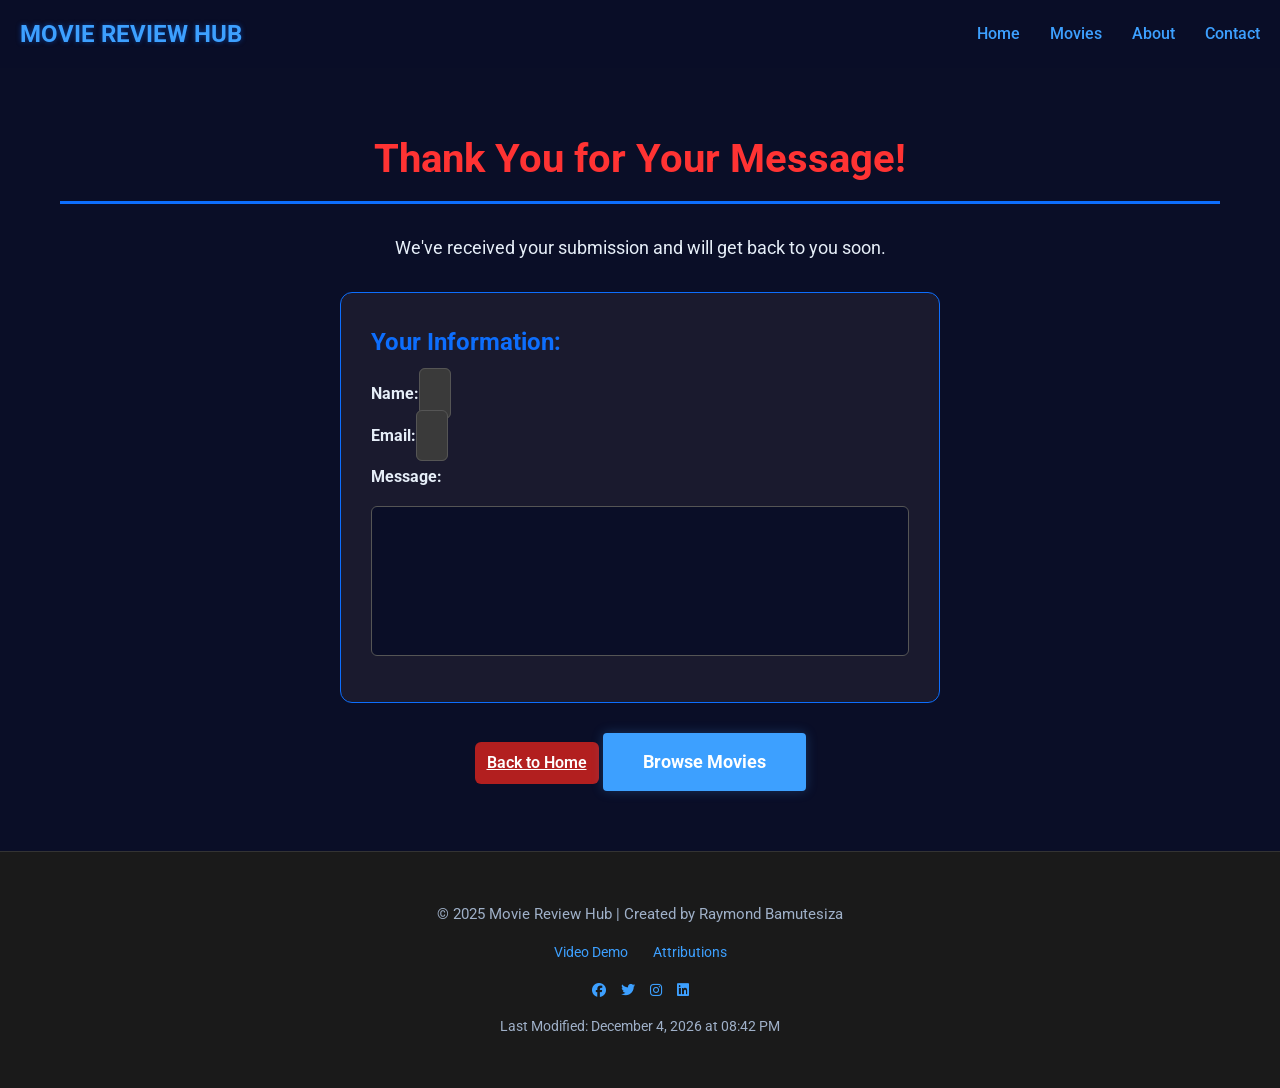
<file: Project/form-action.html>
<!DOCTYPE html>
<html lang="en">
<head>
  <meta charset="UTF-8">
  <meta name="viewport" content="width=device-width, initial-scale=1">
  <meta name="description" content="Thank you for contacting Movie Review Hub.">
  <meta name="author" content="Raymond Bamutesiza">
  <meta property="og:title" content="Movie Review Hub | Thank You">
  <meta property="og:type" content="website">
  <link rel="icon" href="images/favicon.png" type="image/png">
  <title>Movie Review Hub | Thank You</title>
  <link rel="stylesheet" href="styles/main.css">
  <link rel="preconnect" href="https://fonts.googleapis.com">
  <link rel="preconnect" href="https://fonts.gstatic.com" crossorigin>
  <link href="https://fonts.googleapis.com/css2?family=Roboto:wght@400;700&display=swap" rel="stylesheet">
  <link rel="icon" href="images/favicon.png" type="image/png">
  <link rel="stylesheet" href="https://cdnjs.cloudflare.com/ajax/libs/font-awesome/6.5.0/css/all.min.css" crossorigin="anonymous" referrerpolicy="no-referrer" />


</head>
<body>
<header>
  <div class="logo">Movie Review Hub</div>
  <button id="ham" aria-label="Menu">☰</button>
  <nav>
    <ul>
      <li><a href="index.html">Home</a></li>
      <li><a href="movies.html">Movies</a></li>
      <li><a href="about.html">About</a></li>
      <li><a href="form.html">Contact</a></li>
    </ul>
  </nav>
</header>

<main>
  <h1>Thank You for Your Message!</h1>
  <p style="text-align: center; margin: 30px 0; font-size: 1.1rem;">We've received your submission and will get back to you soon.</p>
  
  <div style="background-color: #1a1a2e; padding: 30px; border-radius: 12px; border: 1px solid #0d6efd; max-width: 600px; margin: 30px auto;">
    <h2 style="color: #0d6efd; margin-top: 0;">Your Information:</h2>
    <p><strong>Name:</strong> <span id="name" style="color: #e5e5e5;"></span></p>
    <p><strong>Email:</strong> <span id="email" style="color: #e5e5e5;"></span></p>
    <p><strong>Message:</strong></p>
    <p id="message" style="background-color: #0a0e27; padding: 15px; border-radius: 6px; color: #e5e5e5; line-height: 1.6; word-wrap: break-word;"></p>
  </div>
  
  <div style="text-align: center; margin-top: 30px;">
    <a href="index.html" class="btn btn-danger" role="button">Back to Home</a>
    <a href="movies.html" class="btn btn-primary" role="button">Browse Movies</a>
  </div>
</main>
<footer>
  <p>© 2025 Movie Review Hub | Created by Raymond Bamutesiza</p>
  <div class="footer-links">
    <a href="#">Video Demo</a>
    <a href="#">Attributions</a>
  </div>
  <div class="social-icons">
    <a href="https://www.facebook.com/Myrayz Siza" target="_blank" aria-label="Facebook"><i class="fab fa-facebook"></i></a>
    <a href="https://www.twitter.com/Raymond Bamutesiza" target="_blank" aria-label="Twitter"><i class="fab fa-twitter"></i></a>
    <a href="https://www.instagram.com/myrayz" target="_blank" aria-label="Instagram"><i class="fab fa-instagram"></i></a>
    <a href="https://www.linkedin.com/in/raymond-bamutesiza-127136357" target="_blank" aria-label="LinkedIn"><i class="fab fa-linkedin"></i></a>
  </div>
  <p id="last-modified"></p>
</footer>

<script src="scripts/form-action.js" type="module" defer></script>
<script src="scripts/navigation.js" type="module" defer></script>
</body>
</html>
</file>
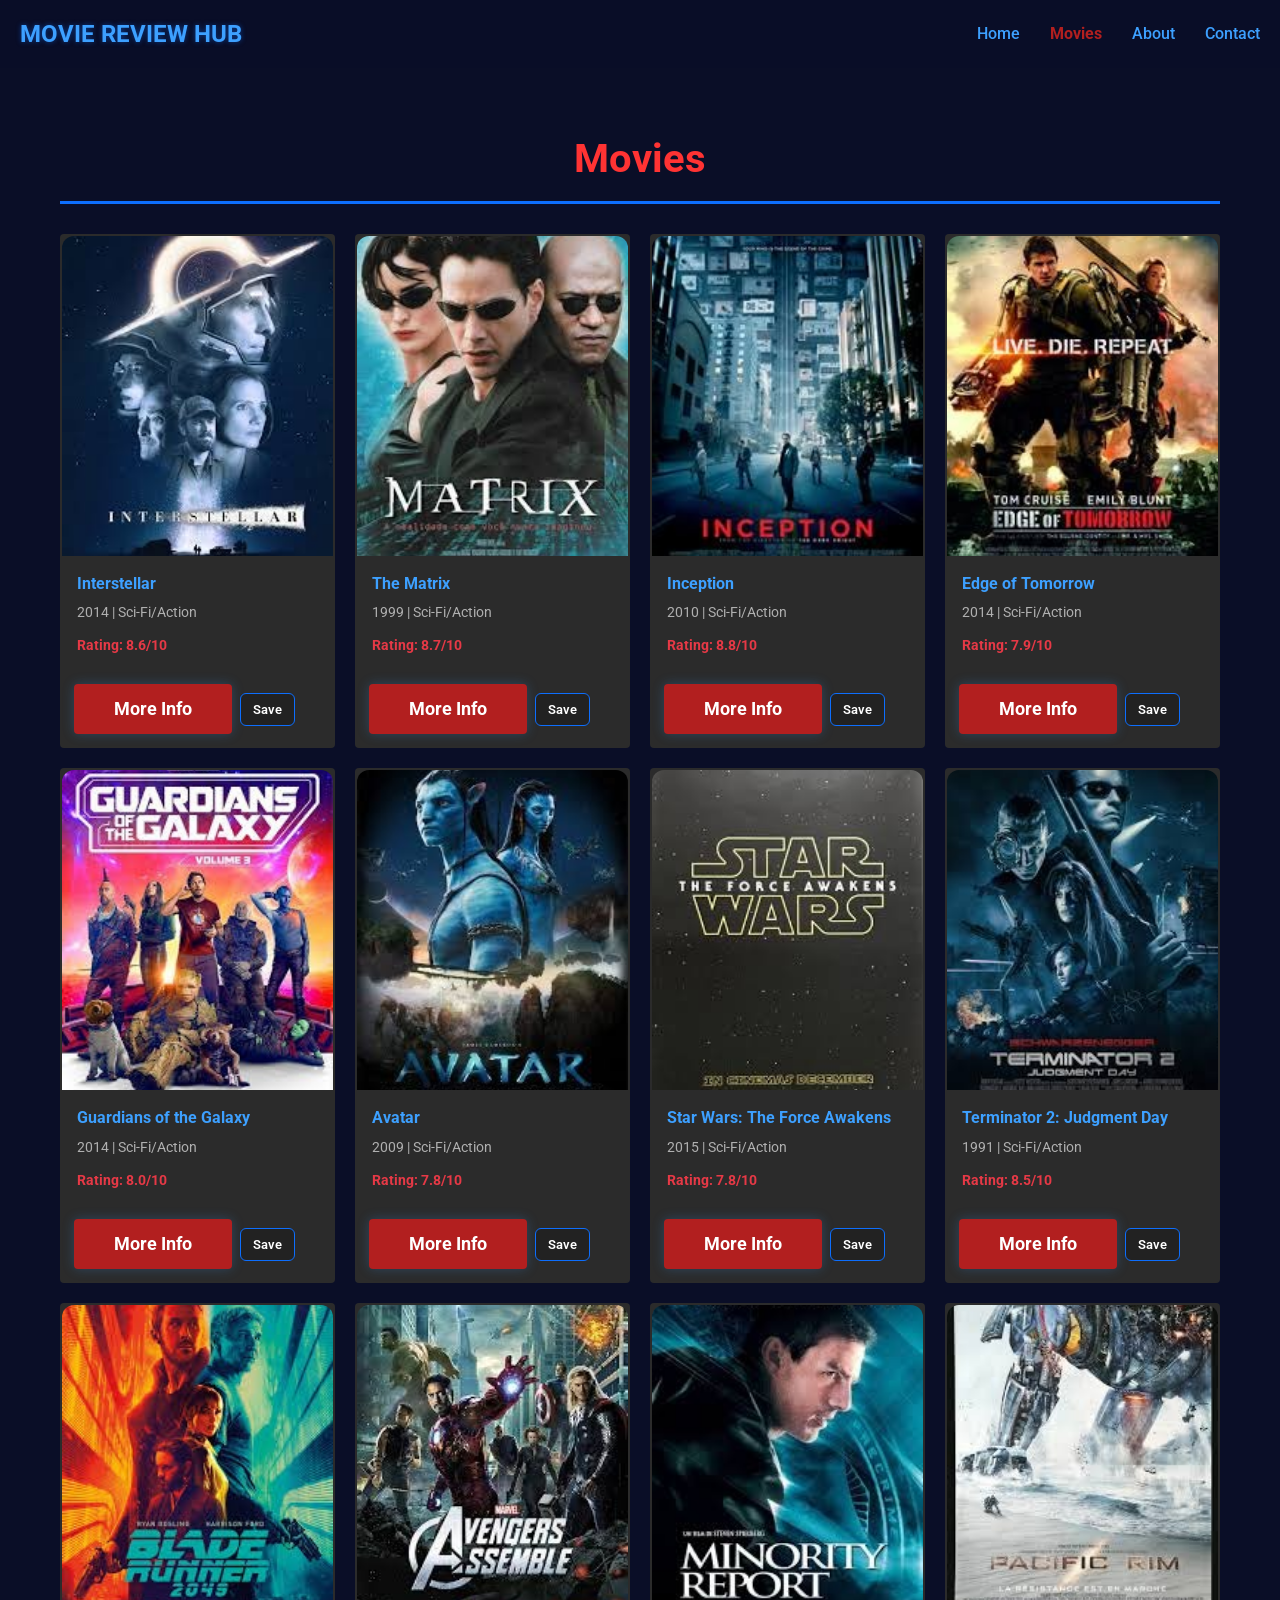
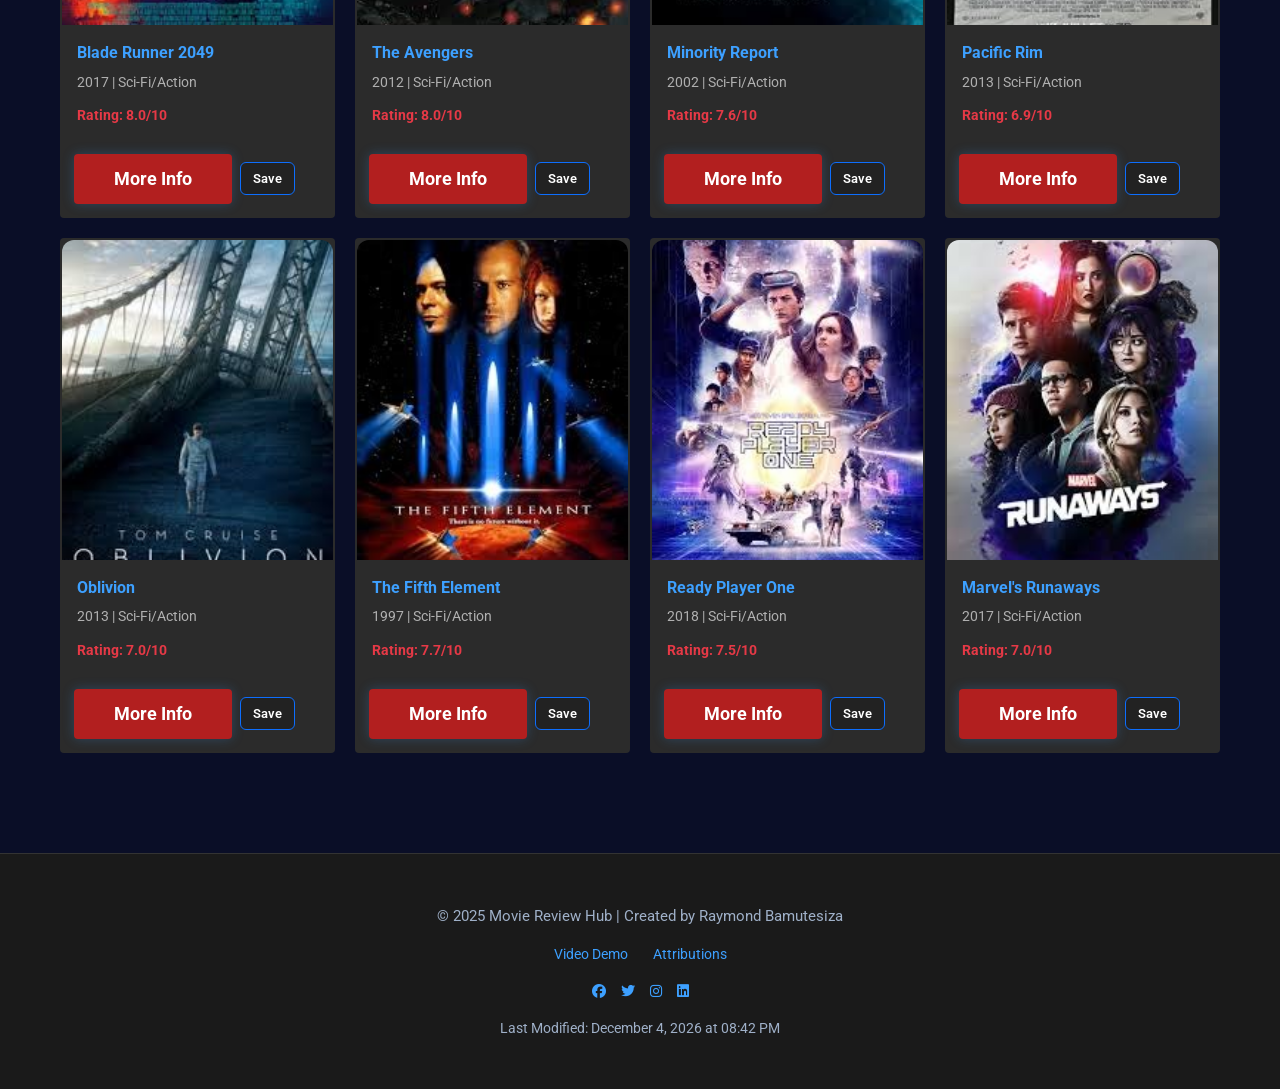
<file: Project/movies.html>
<!DOCTYPE html>
<html lang="en">
<head>
  <meta charset="UTF-8">
  <meta name="viewport" content="width=device-width, initial-scale=1">
  <meta name="description" content="Browse our collection of 15 handpicked sci-fi and action movies with ratings, reviews, and detailed information.">
  <meta name="author" content="Raymond Bamutesiza">
  <meta property="og:title" content="Movie Review Hub | Movies">
  <meta property="og:description" content="Explore 15 curated sci-fi and action films with ratings and reviews.">
  <meta property="og:type" content="website">
  <meta property="og:url" content="https://mysite.com/movies.html">
  <link rel="icon" href="images/favicon.png">
  <link rel="preconnect" href="https://fonts.googleapis.com">
  <link rel="preconnect" href="https://fonts.gstatic.com" crossorigin>
  <link href="https://fonts.googleapis.com/css2?family=Roboto:wght@400;700&display=swap" rel="stylesheet">
  <title>Movie Review Hub | Movies</title>
  <link rel="stylesheet" href="styles/main.css">
  <link rel="stylesheet" href="https://cdnjs.cloudflare.com/ajax/libs/font-awesome/6.5.0/css/all.min.css" crossorigin="anonymous" referrerpolicy="no-referrer" />

</head>
<body>
<header>
  <div class="logo">Movie Review Hub</div>
  <button id="ham" aria-label="Menu">☰</button>
  <nav>
    <ul>
      <li><a href="index.html">Home</a></li>
      <li><a href="movies.html" class="active">Movies</a></li>
      <li><a href="about.html">About</a></li>
      <li><a href="form.html">Contact</a></li>
    </ul>
  </nav>
</header>

<main>
  <h1>Movies</h1>
  <div id="movies-container" class="movie-grid"></div>

  <dialog id="movie-modal">
    <div id="modal-content"></div>
    <button id="close-modal">Close</button>
  </dialog>
</main>

<footer>
  <p>© 2025 Movie Review Hub | Created by Raymond Bamutesiza</p>
  <div class="footer-links">
    <a href="#">Video Demo</a>
    <a href="#">Attributions</a>
  </div>
  <div class="social-icons">
    <a href="https://www.facebook.com/Myrayz Siza" target="_blank" aria-label="Facebook"><i class="fab fa-facebook"></i></a>
    <a href="https://www.twitter.com/Raymond Bamutesiza" target="_blank" aria-label="Twitter"><i class="fab fa-twitter"></i></a>
    <a href="https://www.instagram.com/myrayz" target="_blank" aria-label="Instagram"><i class="fab fa-instagram"></i></a>
    <a href="https://www.linkedin.com/in/raymond-bamutesiza-127136357" target="_blank" aria-label="LinkedIn"><i class="fab fa-linkedin"></i></a>
  </div>
  <p id="last-modified"></p>
</footer>

<script src="scripts/movies.js" type="module" defer></script>
<script src="scripts/navigation.js" type="module" defer></script>
</body>
</html>
</file>
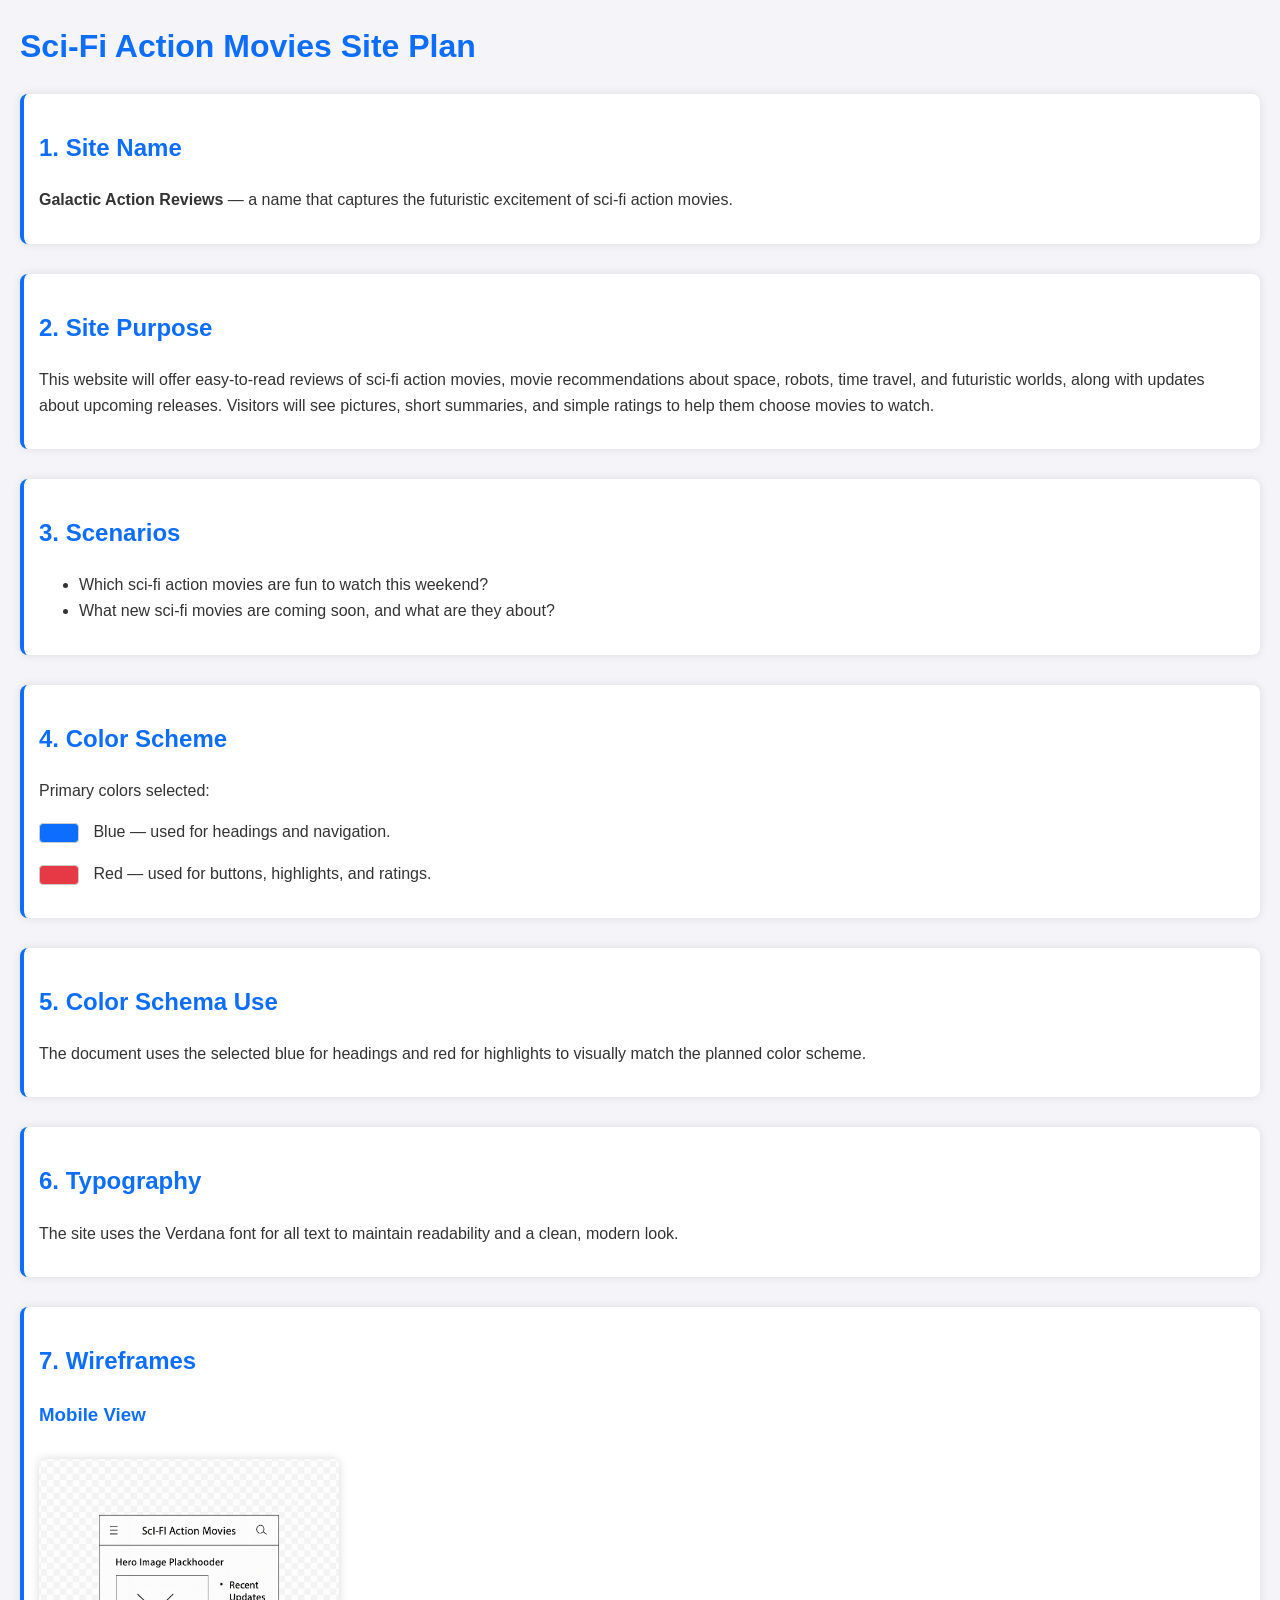
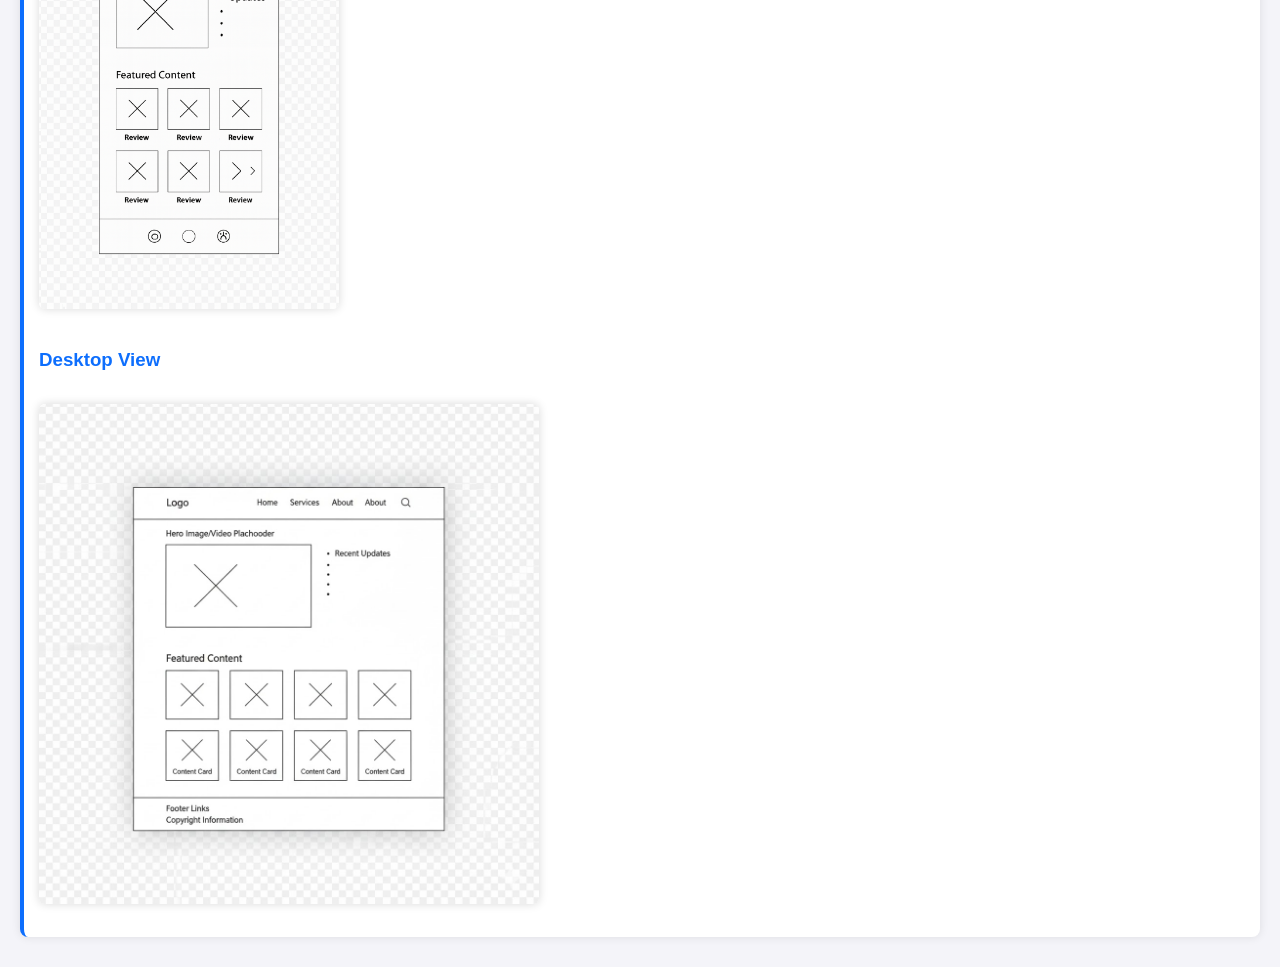
<file: Project/site_plan.html>
<!DOCTYPE html>
<html lang="en">
<head>
  <meta charset="UTF-8">
  <meta name="viewport" content="width=device-width, initial-scale=1.0">
  <title>Sci-Fi Action Movies Site Plan</title>
  <link rel="stylesheet" href="styles/main.css">
</head>
<body class="site-plan">
  <h1>Sci-Fi Action Movies Site Plan</h1>

  <div class="section">
    <h2>1. Site Name</h2>
    <p><strong>Galactic Action Reviews</strong> — a name that captures the futuristic excitement of sci-fi action movies.</p>
  </div>

  <div class="section">
    <h2>2. Site Purpose</h2>
    <p>This website will offer easy-to-read reviews of sci-fi action movies, movie recommendations about space, robots, time travel, and futuristic worlds, along with updates about upcoming releases. Visitors will see pictures, short summaries, and simple ratings to help them choose movies to watch.</p>
  </div>

  <div class="section">
    <h2>3. Scenarios</h2>
    <ul>
      <li>Which sci-fi action movies are fun to watch this weekend?</li>
      <li>What new sci-fi movies are coming soon, and what are they about?</li>
    </ul>
  </div>

  <div class="section">
    <h2>4. Color Scheme</h2>
    <p>Primary colors selected:</p>
    <p><div class="color-sample blue"></div> Blue — used for headings and navigation.</p>
    <p><div class="color-sample red"></div> Red — used for buttons, highlights, and ratings.</p>
  </div>

  <div class="section">
    <h2>5. Color Schema Use</h2>
    <p>The document uses the selected blue for headings and red for highlights to visually match the planned color scheme.</p>
  </div>

  <div class="section">
    <h2>6. Typography</h2>
    <p>The site uses the Verdana font for all text to maintain readability and a clean, modern look.</p>
  </div>

  <div class="section">
    <h2>7. Wireframes</h2>
    <h3>Mobile View</h3>
    <img src="images/mobile.png" alt="Mobile wireframe layout" width="300" />

    <h3>Desktop View</h3>
    <img src="images/desktop.jpg" alt="Desktop wireframe layout" width="500" />
  </div>
</body>
</html>
</file>
<file: styles/small.css>
:root {
    --primary-color: #004080;
    --secondary-color: #0066cc;
    --accent-color: #3399ff;
    --background-color: #f8f9fa;
    --completed-bg: #d4edda;
    --completed-border: #28a745;
}

* {
    margin: 0;
    padding: 0;
    box-sizing: border-box;
    transition: background-color 0.3s ease;
}

body {
    font-family: 'Open Sans', sans-serif;
    background-color: var(--background-color);
    color: #212529;
    line-height: 1.6;
}

#siteHeader {
    background-color: var(--primary-color);
    color: white;
    display: flex;
    align-items: center;
    justify-content: space-between;
    padding: 1rem; 
}

#logo-area {
    display: flex;
    align-items: center;
    gap: 0.5rem;
}

#logo-area img {
    height: 40px; 
}

#site-title {
    font-size: 1.2rem;
    font-weight: bold;
}

#hamburger {
    font-size: 2rem;
    background: none;
    border: none;
    color: white;
    cursor: pointer;
}

#navMenu {
    display: none;
    flex-direction: column;
    background-color: var(--secondary-color);
    width: 100%;
}

#navMenu.open {
    display: flex;
}

#navMenu a {
    color: white;
    text-decoration: none;
    padding: 0.75rem 1rem;
    text-align: left;
    border-bottom: 1px solid rgba(255, 255, 255, 0.1); 
}

#navMenu a:hover,
#navMenu a.active {
    background-color: var(--accent-color);
}

main {
    max-width: 100%; 
    margin: 0; 
    padding: 1rem; 
}

h2 {
    background-color: var(--primary-color);
    color: white;
    padding: 0.5rem 1rem;
    margin: -1rem -1rem 1rem -1rem;
}

section {
    margin-bottom: 1.5rem;
    padding: 1rem;
    background-color: white; 
    border-radius: 4px;
    box-shadow: 0 2px 5px rgba(0, 0, 0, 0.05);
}

.profile-section {
    display: flex;
    flex-direction: column;
    gap: 1rem;
}

.profile-section img {
    max-width: 100%;
    height: auto;
    display: block;
    border-radius: 4px;
}

.filter-buttons {
    display: flex;
    justify-content: space-around;
    flex-wrap: wrap; 
    gap: 0.5rem;
    margin-bottom: 1rem;
}

.filter-buttons button {
    flex-grow: 1;
    min-width: 80px; 
    background-color: var(--secondary-color);
    color: white;
    border: none;
    padding: 0.5rem 1rem;
    border-radius: 20px;
    cursor: pointer;
}

#course-cards {
    display: grid;
    grid-template-columns: 1fr;
    gap: 1rem;
}

.course-card {
    background-color: #e6f0ff;
    border-left: 5px solid var(--primary-color);
    padding: 1rem;
    border-radius: 4px;
}

.course-card.completed {
    background-color: var(--completed-bg);
    border-left-color: var(--completed-border);
}

footer {
    display: flex;
    flex-direction: column;
    align-items: center;
    background-color: var(--primary-color);
    color: white;
    padding: 1rem;
    font-size: 0.9rem;
    text-align: center;
}

#socials {
    display: flex;
    gap: 1rem;
    margin-bottom: 0.5rem;
}

#socials img {
    height: 30px; 
}
</file>
<file: styles/large.css>
:root {
    --primary-color: #004080;
    --secondary-color: #0066cc;
    --accent-color: #3399ff;
    --background-color: #f8f9fa;
    --completed-bg: #d4edda;
    --completed-border: #28a745;
}

* {
    margin: 0;
    padding: 0;
    box-sizing: border-box;
    transition: background-color 0.3s ease;
}

body {
    font-family: 'Open Sans', sans-serif;
    background-color: var(--background-color);
    color: #212529;
    line-height: 1.6;
}

#siteHeader {
    background-color: var(--primary-color);
    color: white;
    display: flex;
    align-items: center;
    justify-content: space-between;
    padding: 1rem; 
}

#logo-area {
    display: flex;
    align-items: center;
    gap: 0.5rem;
}

#logo-area img {
    height: 40px; 
}

#site-title {
    font-size: 1.2rem;
    font-weight: bold;
}

#hamburger {
    font-size: 2rem;
    background: none;
    border: none;
    color: white;
    cursor: pointer;
}

#navMenu {
    display: none;
    flex-direction: column;
    background-color: var(--secondary-color);
    width: 100%;
}

#navMenu.open {
    display: flex;
}

#navMenu a {
    color: white;
    text-decoration: none;
    padding: 0.75rem 1rem;
    text-align: left;
    border-bottom: 1px solid rgba(255, 255, 255, 0.1); 
}

#navMenu a:hover,
#navMenu a.active {
    background-color: var(--accent-color);
}

main {
    max-width: 100%; 
    margin: 0; 
    padding: 1rem; 
}

h2 {
    background-color: var(--primary-color);
    color: white;
    padding: 0.5rem 1rem;
    margin: -1rem -1rem 1rem -1rem;
}

section {
    margin-bottom: 1.5rem;
    padding: 1rem;
    background-color: white; 
    border-radius: 4px;
    box-shadow: 0 2px 5px rgba(0, 0, 0, 0.05);
}

.profile-section {
    display: flex;
    flex-direction: column;
    gap: 1rem;
}

.profile-section img {
    max-width: 100%;
    height: auto;
    display: block;
    border-radius: 4px;
}

.filter-buttons {
    display: flex;
    justify-content: space-around;
    flex-wrap: wrap; 
    gap: 0.5rem;
    margin-bottom: 1rem;
}

.filter-buttons button {
    flex-grow: 1;
    min-width: 80px; 
    background-color: var(--secondary-color);
    color: white;
    border: none;
    padding: 0.5rem 1rem;
    border-radius: 20px;
    cursor: pointer;
}

#course-cards {
    display: grid;
    grid-template-columns: 1fr;
    gap: 1rem;
}

.course-card {
    background-color: #e6f0ff;
    border-left: 5px solid var(--primary-color);
    padding: 1rem;
    border-radius: 4px;
}

.course-card.completed {
    background-color: var(--completed-bg);
    border-left-color: var(--completed-border);
}

footer {
    display: flex;
    flex-direction: column;
    align-items: center;
    background-color: var(--primary-color);
    color: white;
    padding: 1rem;
    font-size: 0.9rem;
    text-align: center;
}

#socials {
    display: flex;
    gap: 1rem;
    margin-bottom: 0.5rem;
}

#socials img {
    height: 30px; 
}

/* Large screen adjustments */
@media (min-width: 768px) {

    main {
        max-width: 1200px;
        margin: 2rem auto;
        padding: 2rem;
        background-color: white;
        border-radius: 8px;
        box-shadow: 0 0 10px rgba(0,0,0,0.1);
        display: grid;
        grid-template-columns: 2fr 1fr;
        gap: 2rem;
    }

    #siteHeader {
        display: flex; /* keep header visible */
    }

    #navMenu {
        display: flex;
        flex-direction: row;
        justify-content: flex-start;
        padding: 0;
        width: auto;
        background-color: var(--secondary-color);
    }

    #navMenu a {
        padding: 0.75rem 1.5rem;
        border-bottom: none;
        border-right: 1px solid rgba(255, 255, 255, 0.1); 
    }

    main > h1 {
        grid-column: 1 / span 2;
    }

    .course-section, .assignment-section, .profile-section {
        grid-column: 1 / span 2;
    }

    .profile-section h2 {
        margin-bottom: 0;
    }

    .profile-content {
        display: grid;
        grid-template-columns: 2fr 1fr;
        gap: 2rem;
        align-items: start;
        margin-top: 1rem;
    }

    .profile-section .bio-text {
        grid-column: 1 / 2;
    }

    .photo-container::before {
        content: "Student Photo";
        display: block;
        background-color: var(--primary-color);
        color: white;
        padding: 0.5rem 1rem;
        margin: -1rem 0 1rem 0;
    }

    .profile-section .photo-container {
        grid-column: 2 / 3;
        align-self: start;
        padding: 1rem;
        background-color: #f8f8f8;
    }

    #course-cards {
        grid-template-columns: repeat(auto-fit, minmax(250px, 1fr)); 
    }

    footer {
        flex-direction: row;
        justify-content: space-around;
        font-size: 1rem;
    }
}
</file>
<file: Project/styles/main.css>
* { box-sizing: border-box; }

:root {
  --bg: #0a0e27;
  --text: #e6eef8;
  --muted: #9fb0c8;
  --primary: #3da0ff;
  --danger: #b21f1f;
  --accent: #ff6b6b;
}

body {
  font-family: Roboto, Verdana, sans-serif;
  background-color: var(--bg);
  color: var(--text);
  margin: 0;
  padding: 0;
  line-height: 1.6;
}

header {
  display: flex;
  justify-content: space-between;
  align-items: center;
  padding: 15px 20px;
  position: fixed;
  width: 100%;
  top: 0;
  z-index: 1000;
  background: rgba(10, 14, 39, 0.95);
  box-sizing: border-box;
}

.logo {
  color: #0d6efd;
  font-size: 24px;
  font-weight: bold;
  text-transform: uppercase;
  text-shadow: 0 0 5px rgba(13, 110, 253, 0.5);
  margin: 0;
}

#ham {
  display: none;
  background: none;
  border: none;
  color: #0d6efd;
  font-size: 28px;
  cursor: pointer;
  padding: 0;
}

nav {
  display: flex;
  align-items: center;
}

nav ul {
  display: flex;
  list-style: none;
  padding: 0;
  margin: 0;
  gap: 30px;
}

nav a {
  text-decoration: none;
  color: #0d6efd;
  font-size: 16px;
  transition: color 0.3s;
  font-weight: 500;
}

nav a:hover, nav a.active {
  color: #ff3333;
  font-weight: bold;
}

main {
  margin-top: 80px;
  padding: 20px;
  max-width: 1200px;
  margin-left: auto;
  margin-right: auto;
}

.hero {
  position: relative;
  min-height: 60vh;
  height: 60vh;
  background-image: url('../images/hero.jpg');
  background-size: cover;
  background-position: center center;
  display: flex;
  align-items: center;
  padding: 40px 20px;
  border-radius: 8px;
  overflow: hidden;
  margin-bottom: 40px;
}

.hero::after {
  content: '';
  position: absolute;
  top: 0;
  left: 0;
  right: 0;
  bottom: 0;
  background: linear-gradient(90deg, rgba(10,14,39,0.92) 0%, rgba(10,14,39,0.72) 30%, rgba(10,14,39,0.35) 60%, transparent 100%);
  z-index: 1;
}

.hero-content {
  position: relative;
  z-index: 2;
  max-width: 720px;
}

.hero h1 {
  font-size: 3.5rem;
  margin: 0 0 15px 0;
  color: #fff;
  text-shadow: 2px 2px 8px rgba(0, 0, 0, 0.9);
  line-height: 1.1;
}

.hero p {
  font-size: 1.25rem;
  color: #e5e5e5;
  text-shadow: 1px 1px 4px rgba(0, 0, 0, 0.7);
  margin: 0;
}

.sr-only {
  position: absolute !important;
  width: 1px !important;
  height: 1px !important;
  padding: 0 !important;
  margin: -1px !important;
  overflow: hidden !important;
  clip: rect(0, 0, 0, 0) !important;
  white-space: nowrap !important;
  border: 0 !important;
}

body.home .hero {
  height: 100vh;
  min-height: 100vh;
  border-radius: 0;
}

body.home main {
  margin-top: 0;
}

@media (max-width: 768px) {
  body.home .hero {
    height: 100vh;
    padding: 20px;
  }

  body.home .hero h1 {
    font-size: 2rem;
  }
}

@media (max-width: 480px) {
  body.home .hero {
    height: 100vh;
    padding: 16px;
  }

  body.home .hero h1 {
    font-size: 1.6rem;
  }
}

.feature-grid {
  display: grid;
  grid-template-columns: repeat(auto-fit, minmax(300px, 1fr));
  gap: 20px;
  margin-bottom: 40px;
}

.feature-card {
  background: linear-gradient(135deg, #1a1a2e 0%, #16213e 100%);
  padding: 30px;
  border-radius: 12px;
  border: 1px solid #0d6efd;
  transition: transform 0.3s, box-shadow 0.3s;
}

.feature-card:hover {
  transform: translateY(-5px);
  box-shadow: 0 8px 20px rgba(13, 110, 253, 0.3);
}

.feature-card h2 {
  color: #0d6efd;
  margin-top: 0;
  font-size: 1.5rem;
}

.feature-card p {
  color: #b0b0b0;
  margin-bottom: 0;
}

h1, h2, h3 {
  color: #0d6efd;
}

.section-title {
  margin: 40px 0 20px 0;
  font-size: 2rem;
  color: #0d6efd;
  border-bottom: 3px solid #ff3333;
  padding-bottom: 10px;
}

.movie-grid {
  display: grid;
  grid-template-columns: repeat(auto-fill, minmax(200px, 1fr));
  gap: 20px;
  margin-bottom: 40px;
}

.movie-card {
  background-color: #1a1a2e;
  border-radius: 12px;
  overflow: hidden;
  transition: transform 0.3s, box-shadow 0.3s;
  cursor: pointer;
  border: 2px solid transparent;
  display: flex;
  flex-direction: column;
}

.movie-card:hover {
  transform: translateY(-8px);
  box-shadow: 0 12px 25px rgba(13, 110, 253, 0.4);
  border: 2px solid #0d6efd;
}

.movie-card img {
  width: 100%;
  height: 280px;
  object-fit: cover;
  display: block;
}

.movie-card img,
.feature-card img,
.hero img,
dialog img {
  border-top-left-radius: 12px;
  border-top-right-radius: 12px;
}
.movie-info {
  padding: 15px;
  flex: 1;
  display: flex;
  flex-direction: column;
}

.movie-info h3 {
  font-size: 1rem;
  margin: 0 0 8px 0;
  color: var(--primary);
  white-space: nowrap;
  overflow: hidden;
  text-overflow: ellipsis;
}

.movie-info p {
  font-size: 0.9rem;
  color: #b0b0b0;
  margin: 0 0 10px 0;
  flex: 1;
}

.movie-info span {
  font-size: 0.95rem;
  color: var(--accent);
  font-weight: bold;
}

.rating-value { color: var(--danger); font-weight: bold; }

main h1 {
  color: #ff3333;
  text-align: center;
  margin-bottom: 30px;
  border-bottom: 3px solid #0d6efd;
  padding-bottom: 10px;
  font-size: 2.5rem;
}

form {
  display: flex;
  flex-direction: column;
  gap: 20px;
  background-color: #1a1a2e;
  padding: 40px;
  border-radius: 10px;
  box-shadow: 0 0 25px rgba(0, 0, 0, 0.7);
  border: 1px solid #0d6efd;
  max-width: 600px;
  margin: 0 auto 40px;
}

form label {
  display: block;
  font-size: 1.1rem;
  font-weight: bold;
  color: #0d6efd;
  margin-bottom: 5px;
}

#name, #email, #message {
  width: 100%;
  padding: 12px;
  border: 1px solid #0d6efd;
  border-radius: 6px;
  background-color: #0a0e27;
  color: #e5e5e5;
  font-size: 1rem;
  transition: border-color 0.3s, box-shadow 0.3s;
  box-sizing: border-box;
  font-family: inherit;
}

#message {
  resize: vertical;
  min-height: 150px;
}

#name:focus, #email:focus, #message:focus {
  border-color: #ff3333;
  box-shadow: 0 0 10px rgba(255, 51, 51, 0.4);
  outline: none;
}

button[type="submit"] {
  background-color: #ff3333;
  color: white;
  padding: 15px 40px;
  border: none;
  border-radius: 6px;
  font-size: 1.1rem;
  cursor: pointer;
  font-weight: bold;
  box-shadow: 0 0 15px rgba(255, 51, 51, 0.5);
  transition: background-color 0.3s, transform 0.2s;
  align-self: flex-start;
  font-family: inherit;
}

button[type="submit"]:hover {
  background-color: #cc0000;
  transform: translateY(-2px);
  box-shadow: 0 0 20px rgba(255, 51, 51, 0.7);
}

footer {
  background-color: #0a0e27;
  color: #808080;
  padding: 30px 20px;
  margin-top: 60px;
  border-top: 2px solid #0d6efd;
  text-align: center;
}

footer p {
  margin: 10px 0;
  font-size: 0.95rem;
}

.footer-links {
  display: flex;
  justify-content: center;
  gap: 20px;
  margin: 15px 0;
}

.footer-links a {
  color: #0d6efd;
  text-decoration: none;
  font-size: 0.95rem;
  transition: color 0.3s;
}

.footer-links a:hover {
  color: #ff3333;
  text-decoration: underline;
}

.social-icons {
  display: flex;
  justify-content: center;
  gap: 15px;
  font-size: 1.5rem;
  margin: 15px 0;
}

.social-icons a {
  color: #0d6efd;
  text-decoration: none;
  transition: color 0.3s, transform 0.3s;
}

.social-icons a:hover {
  color: #ff3333;
  transform: scale(1.15);
}

#last-modified {
  font-size: 0.85rem;
  color: #666;
}

dialog {
  background-color: #1a1a2e;
  border: 2px solid #0d6efd;
  border-radius: 8px;
  padding: 30px;
  max-width: 600px;
  box-shadow: 0 0 30px rgba(13, 110, 253, 0.4);
}

dialog h2 {
  color: #0d6efd;
  margin-top: 0;
}

dialog p {
  color: #e5e5e5;
  line-height: 1.8;
}

dialog button {
  background-color: #ff3333;
  color: white;
  padding: 10px 20px;
  border: none;
  border-radius: 6px;
  cursor: pointer;
  font-weight: bold;
  transition: background-color 0.3s;
}

dialog button:hover {
  background-color: #cc0000;
}

.btn {
  display: inline-block;
  padding: 8px 12px;
  border-radius: 6px;
  font-weight: 600;
  cursor: pointer;
  border: none;
  font-family: inherit;
}

.btn-primary {
  background-color: var(--primary);
  color: #fff;
}

.btn-danger {
  background-color: var(--danger);
  color: #fff;
}

.btn-outline {
  background-color: transparent;
  color: #e5e5e5;
  border: 1px solid #0d6efd;
}

.btn-save {
  background-color: #222;
  color: #fff;
  border: 1px solid #0d6efd;
}

.btn-disabled {
  opacity: 0.7;
  pointer-events: none;
}

.back-btn {
  background: rgba(255,255,255,0.04);
  color: #e5e5e5;
  border: 1px solid rgba(255,255,255,0.06);
  padding: 8px 10px;
  border-radius: 6px;
  font-size: 16px;
  cursor: pointer;
  display: inline-flex;
  align-items: center;
  justify-content: center;
  margin-right: 10px;
}

.back-btn:hover,
.back-btn:focus {
  background: rgba(255,255,255,0.06);
  outline: 2px solid rgba(13,110,253,0.15);
}

@media (max-width: 480px) {
  .back-btn { font-size: 18px; padding: 10px; }
}

.btn.more-info-btn,
.more-info-btn {
  background-color: #b21f1f;
  color: #fff;
  border: none;
}

.btn.more-info-btn:hover,
.more-info-btn:hover {
  background-color: #8f1a1a;
}

@media (max-width: 768px) {
  header {
    flex-direction: row;
    padding: 15px;
  }

  #ham {
    display: block;
  }

  nav {
    position: fixed;
    top: 60px;
    left: 0;
    width: 100%;
    background-color: #0a0e27;
    border-bottom: 2px solid #0d6efd;
    max-height: 0;
    overflow: hidden;
    transition: max-height 0.3s;
  }

  nav.active {
    max-height: 300px;
  }

  nav ul {
    flex-direction: column;
    gap: 10px;
    padding: 20px;
  }

  main {
    margin-top: 60px;
  }

  .hero {
    height: 45vh;
    margin-bottom: 30px;
    background-size: contain;
    background-repeat: no-repeat;
    background-position: center center;
  }

  .hero h1 {
    font-size: 2rem;
  }

  .hero p {
    font-size: 1rem;
  }

  .movie-grid {
    grid-template-columns: repeat(auto-fill, minmax(150px, 1fr));
    gap: 15px;
  }

  .movie-card img {
    height: 220px;
  }

  .feature-grid {
    grid-template-columns: 1fr;
  }

  form {
    padding: 20px;
  }

  .logo {
    font-size: 18px;
  }

  nav a {
    font-size: 14px;
  }
}

@media (max-width: 480px) {
  header {
    padding: 12px;
  }

  .logo {
    font-size: 16px;
  }

  main {
    padding: 10px;
    margin-top: 50px;
  }

  .hero {
    padding: 15px;
    height: 40vh;
    background-size: contain;
    background-repeat: no-repeat;
    background-position: center center;
  }

  .hero h1 {
    font-size: 1.5rem;
    margin-bottom: 10px;
  }

  .hero p {
    font-size: 0.9rem;
  }

  main h1 {
    font-size: 1.8rem;
  }

  .section-title {
    font-size: 1.5rem;
  }

  .movie-grid {
    grid-template-columns: repeat(auto-fill, minmax(120px, 1fr));
    gap: 10px;
  }

  .movie-card img {
    height: 180px;
  }

  form {
    padding: 15px;
  }

  button[type="submit"] {
    padding: 12px 25px;
    font-size: 1rem;
  }

  footer {
    padding: 20px 10px;
  }
}

body.site-plan {
  background-color: #f4f4f9;
  color: #333;
}

body.site-plan header {
  background: rgba(244, 244, 249, 0.95);
  border-bottom: 2px solid #0d6efd;
}

body.site-plan h1, body.site-plan h2, body.site-plan h3 {
  color: #0d6efd;
}

body.site-plan main {
  color: #333;
}

body.site-plan .section {
  margin-bottom: 30px;
  padding: 20px;
  background: #ffffff;
  border-radius: 8px;
  box-shadow: 0 0 10px rgba(0, 0, 0, 0.1);
  border-left: 4px solid #0d6efd;
}

body.site-plan .color-sample {
  display: inline-block;
  width: 40px;
  height: 20px;
  margin-right: 10px;
  border: 1px solid #ccc;
  vertical-align: middle;
  border-radius: 4px;
}

body.site-plan .blue { background-color: #0d6efd; }
body.site-plan .red { background-color: #ff3333; }

body.site-plan img {
  border-radius: 6px;
  margin: 15px 0;
  box-shadow: 0 0 10px rgba(0, 0, 0, 0.15);
  max-width: 100%;
}

body.site-plan .wireframe {
  border: 2px dashed #999;
  padding: 30px;
  margin: 20px 0;
  text-align: center;
  background-color: #f9f9f9;
}

body.site-plan footer {
  background-color: #f4f4f9;
  border-top: 2px solid #0d6efd;
  color: #333;
}

nav a,
.footer-links a,
.social-icons a,
.logo,
.feature-card h2,
.section-title,
.movie-info h3 {
  color: var(--primary) !important;
}

nav a:hover,
nav a.active,
.footer-links a:hover,
.social-icons a:hover,
.feature-card:hover .feature-card h2 {
  color: var(--danger) !important;
}

footer p,
#last-modified {
  color: var(--muted) !important;
}

a:focus,
button:focus,
.btn:focus {
  outline: 3px solid rgba(61,160,255,0.18);
  outline-offset: 2px;
}

.rating-value { color: var(--danger); font-weight: 700; }

.feature-card,
form,
dialog {
  border-color: var(--primary);
}

.muted { color: var(--muted); }

.hero {
  position: relative;
  height: 85vh;
  background-image: url('../images/hero.jpg');
  background-size: cover;
  background-position: center center;
  display: flex;
  align-items: center;
  padding: 0 50px;
}

.hero::after {
  content: '';
  position: absolute;
  bottom: 0;
  left: 0;
  width: 100%;
  height: 200px;
  background: linear-gradient(to top, #1a1a1a, transparent);
}

.hero-content {
  position: relative;
  z-index: 2;
  max-width: 650px;
}

.hero h1 {
  font-size: 4rem;
  margin-bottom: 20px;
  color: #fff;
  text-align: left;
  line-height: 1.1;
  text-shadow: 2px 2px 5px rgba(0,0,0,0.7);
}

.hero p {
  font-size: 1.2rem;
  margin-bottom: 30px;
  color: #ddd;
  text-align: left;
}

.btn-primary {
  background-color: var(--primary);
  color: white;
  padding: 15px 40px;
  border: none;
  border-radius: 4px;
  font-size: 1.1rem;
  cursor: pointer;
  text-decoration: none;
  display: inline-block;
  font-weight: bold;
  box-shadow: 0 0 12px rgba(61,160,255,0.25);
  transition: background-color 0.2s;
}

.btn-primary:hover { background-color: color-mix(in srgb, var(--primary) 70%, black 30%); }

.main-content { padding: 20px 50px; }

.section-title {
  margin: 40px 0 20px 0;
  font-size: 1.5rem;
  color: #0d6efd;
  text-align: left;
  border-bottom: 2px solid #0d6efd;
  padding-bottom: 5px;
}

.movie-grid {
  display: grid;
  grid-template-columns: repeat(auto-fill, minmax(220px,1fr));
  gap: 20px;
}

.movie-card {
  background-color: #2b2b2b;
  border-radius: 4px;
  overflow: hidden;
  transition: transform 0.3s, box-shadow 0.3s;
  cursor: pointer;
  border: 2px solid transparent;
}

.movie-card:hover {
  transform: scale(1.05);
  box-shadow: 0 0 20px rgba(13,110,253,0.4);
  border: 2px solid #0d6efd;
  z-index: 10;
}

.movie-card img { width: 100%; height: 320px; object-fit: cover; display: block; }

.movie-info { padding: 15px; }
.movie-info h3 { font-size: 1rem; margin: 0 0 5px 0; color: #0d6efd; white-space: nowrap; overflow: hidden; text-overflow: ellipsis; }
.movie-info span { font-size: 0.9rem; color: #e63946; font-weight: bold; }

form { display:flex; flex-direction:column; gap:20px; background-color:#2b2b2b; padding:40px; border-radius:10px; box-shadow:0 0 25px rgba(0,0,0,0.7); border:1px solid #3a3a3a; }
form label { display:block; font-size:1.1rem; font-weight:bold; color:#0d6efd; margin-bottom:5px; }
#name, #email, #message { width:100%; padding:15px; border:1px solid #555; border-radius:6px; background-color:#3a3a3a; color:#e5e5e5; font-size:1rem; transition:border-color 0.3s, box-shadow 0.3s; box-sizing:border-box; }
#message { resize:vertical; height:150px; }
form input:focus, form textarea:focus { border-color:#e63946; box-shadow:0 0 10px rgba(230,57,70,0.4); outline:none; }
button[type="submit"] { background-color:#e63946; color:white; padding:15px 40px; border:none; border-radius:6px; font-size:1.1rem; cursor:pointer; font-weight:bold; box-shadow:0 0 15px rgba(230,57,70,0.5); transition:background-color 0.3s, transform 0.2s; align-self:flex-start; margin-top:10px; }
button[type="submit"]:hover { background-color:#c9333e; transform:translateY(-2px); }

footer { background-color:#1a1a1a; color:#808080; padding:40px 50px; margin-top:40px; border-top:1px solid #333; text-align:center; width:100%; box-sizing:border-box; }
.footer-links { display:flex; justify-content:center; gap:25px; margin-bottom:15px; }
.social-icons { display:flex; justify-content:center; gap:15px; font-size:1.5rem; margin-top:10px; }
.footer-links a, .social-icons a { color:#808080; text-decoration:none; font-size:14px; transition:color 0.3s; }
.footer-links a:hover, .social-icons a:hover { color:#0d6efd; text-decoration:underline; }

@media (max-width:700px) {
  .hero { height:50vh; align-items:flex-end; padding:20px; }
  .hero::after { height:100px; }
  .hero h1 { font-size:2.5rem; margin-bottom:10px; text-align:center; }
  .hero p { display:none; }
  .movie-card img { height:200px; }
  .main-content { padding:10px 15px; }
}

body.site-plan { font-family:Verdana, sans-serif; margin:20px; line-height:1.6; background-color:#f4f4f9; color:#333; }
body.site-plan h1, body.site-plan h2, body.site-plan h3 { color:#0d6efd; }
body.site-plan .section { margin-bottom:30px; padding:15px; background:#fff; border-radius:8px; box-shadow:0 0 10px rgba(0,0,0,0.1); }
body.site-plan .color-sample { display:inline-block; width:40px; height:20px; margin-right:10px; border:1px solid #ccc; vertical-align:middle; }
body.site-plan .blue { background-color:#0d6efd; }
body.site-plan .red { background-color:#e63946; }
body.site-plan img { border-radius:6px; margin:10px 0; box-shadow:0 0 10px rgba(0,0,0,0.15); }
body.site-plan .wireframe { border:2px dashed #999; padding:20px; margin:10px 0; text-align:center; background-color:#fff; }
</file>
<file: chamber/styles/small.css>
* {
  margin: 0;
  padding: 0;
  box-sizing: border-box;
}

body {
  font-family: Arial, sans-serif;
  background: #f9f9f9;
  color: #222;
  line-height: 1.5;
}

header, footer {
  background: #004080;
  color: #fff;
  text-align: center;
  padding: 1rem;
}

nav ul {
  list-style: none;
  padding: 0;
  display: flex;
  flex-direction: column;
  gap: 0.5rem;
}

nav li {
  margin: 0 0.5rem;
}

nav a {
  color: #fff;
  text-decoration: none;
  font-weight: bold;
}

nav a.active {
  border-bottom: 2px solid #ff6600;
}

.hero {
  position: relative;
  text-align: center;
  overflow: hidden;
}

.hero img {
  width: 100%;
  height: auto;
  display: block;
  object-fit: contain;
  max-height: 500px;
}

.cta {
  position: absolute;
  bottom: 20px;
  left: 50%;
  transform: translateX(-50%);
}

.btn {
  background: #ff6600;
  color: #fff;
  padding: 0.5rem 1rem;
  text-decoration: none;
  border-radius: 5px;
}

.directory {
  display: grid;
  grid-template-columns: 1fr;
  gap: 1rem;
  padding: 1rem;
}

.card {
  background: #fff;
  border: 1px solid #666;
  border-radius: 8px;
  padding: 1rem;
  box-shadow: 0 2px 5px rgba(0,0,0,0.1);
  transition: transform 0.2s ease;
}

.card h3 {
  margin-top: 0;
  color: #004080;
}

.card a {
  color: #ff6600;
  text-decoration: none;
  font-weight: bold;
}

.card:hover {
  transform: translateY(-5px);
}

footer {
  display: flex;
  flex-direction: column;
  align-items: center;
  gap: 0.5rem;
}

#socials {
  display: flex;
  gap: 1rem;
  justify-content: center;
  flex-wrap: wrap;
}

#socials img {
  height: 30px;
  width: 30px;
  object-fit: contain;
}

#membersContainer {
  display: flex;
  flex-direction: column;
  align-items: center;
  gap: 1.5rem;
  padding: 1rem 0;
}

.member-card {
  display: flex;
  flex-direction: column;
  align-items: center;
  border: 1px solid #666;
  padding: 1rem;
  background-color: #f9f9f9;
  border-radius: 6px;
  width: 90%;
  text-align: center;
}

.member-card img {
  width: 100%;
  height: auto;
  object-fit: cover;
  border-radius: 6px;
}

#membersContainer.list {
  display: flex;
  flex-direction: column;
  gap: 1.5rem;
}

#membersContainer.list .member-card {
  flex-direction: row;
  width: 100%;
  text-align: left;
}

#membersContainer.list .member-card img {
  width: 100px;
  margin-right: 1rem;
}

#logo-area img {
  width: 150px;
  height: auto;
  max-height: 50px;
  display: block;
}

.membership-form {
  margin: 1rem;
  background: #fff;
  padding: 1rem;
  border-radius: 8px;
  box-shadow: 0 2px 6px rgba(0,0,0,0.1);
}

.membership-form label {
  display: block;
  margin-bottom: 0.75rem;
}

.membership-form input,
.membership-form select,
.membership-form textarea,
.membership-form button {
  width: 100%;
  padding: 0.5rem;
  margin-top: 0.25rem;
  border: 1px solid #666;
  border-radius: 4px;
}

.membership-form button {
  background: #004080;
  color: #fff;
  border: none;
  cursor: pointer;
}

.cards {
  display: grid;
  grid-template-columns: 1fr;
  gap: 1rem;
  margin: 1rem;
}

.cards .card {
  background: #fff;
  padding: 1rem;
  border-radius: 8px;
  box-shadow: 0 2px 6px rgba(0,0,0,0.1);
  text-align: center;
  animation: fadeIn 1s ease forwards;
  opacity: 0;
}

@keyframes fadeIn {
  to { opacity: 1; }
}
</file>
<file: chamber/styles/large.css>
body {
  font-family: Arial, sans-serif;
  background: #f9f9f9;
  color: #222;
  margin: 0;
  padding: 0;
}

header, footer {
  background: #004080;
  color: #fff;
  text-align: center;
  padding: 1rem;
}

footer {
  display: flex;
  flex-direction: column;
  align-items: center;
  gap: 0.5rem;
}

nav ul {
  list-style: none;
  padding: 0;
  display: flex;
  justify-content: center;
  gap: 1rem;
}

nav li {
  margin: 0 1rem;
}

nav a {
  color: #fff;
  text-decoration: none;
}

nav a:hover {
  text-decoration: underline;
}

#logo-area img {
  width: 150px;
  height: auto;
  max-height: 50px;
  display: block;
}

main {
  display: flex;
  gap: 2rem;
  justify-content: center;
  flex-wrap: wrap;
  padding: 2rem;
}

.directory {
  display: grid;
  grid-template-columns: repeat(2, 1fr);
  gap: 2rem;
}
</file>
<file: chamber/styles/discoversmall.css>
body {
  font-family: Arial, sans-serif;
  margin: 0;
  padding: 0;
}

header, footer {
  background: #004080;
  color: #fff;
  text-align: center;
  padding: 1rem;
}

nav ul {
  list-style: none;
  display: flex;
  justify-content: center;
  gap: 1rem;
  margin: 0;
  padding: 0;
}

nav a {
  color: #fff;
  text-decoration: none;
  font-weight: bold;
}

nav a.active {
  border-bottom: 2px solid #fff;
}

#visitor-message {
  text-align: center;
  padding: 1rem;
  font-weight: bold;
  background: #eaeaea;
  margin-bottom: 1rem;
}

#discover-grid {
  display: grid;
  gap: 1rem;
  padding: 1rem;
  grid-template-columns: 1fr;
  grid-template-areas:
    "item1"
    "item2"
    "item3"
    "item4"
    "item5"
    "item6"
    "item7"
    "item8";
}

#card1 { grid-area: item1; }
#card2 { grid-area: item2; }
#card3 { grid-area: item3; }
#card4 { grid-area: item4; }
#card5 { grid-area: item5; }
#card6 { grid-area: item6; }
#card7 { grid-area: item7; }
#card8 { grid-area: item8; }

.card {
  border: 1px solid #ccc;
  background: #fff;
  padding: 1rem;
  border-radius: 5px;
}

.card h2 {
  margin-bottom: 0.5rem;
  font-size: 1.2rem;
}

.card figure {
  margin: 0;
}

.card img {
  width: 100%;
  height: auto;
  border-radius: 5px;
}

.card address {
  font-style: normal;
  color: #555;
  margin: 0.5rem 0;
}

.card p {
  margin: 0.5rem 0;
}

.card button {
  background: #333;
  color: #fff;
  border: none;
  padding: 0.5rem 1rem;
  cursor: pointer;
  border-radius: 3px;
}
</file>
<file: chamber/styles/discovermedium.css>
@media (min-width: 641px) and (max-width: 1024px) {
  #discover-grid {
    display: grid;
    gap: 1rem;
    padding: 1rem;
    grid-template-columns: 1fr 1fr;
    grid-template-areas:
      "item1 item2"
      "item3 item4"
      "item5 item6"
      "item7 item8";
  }

  #card1 { grid-area: item1; }
  #card2 { grid-area: item2; }
  #card3 { grid-area: item3; }
  #card4 { grid-area: item4; }
  #card5 { grid-area: item5; }
  #card6 { grid-area: item6; }
  #card7 { grid-area: item7; }
  #card8 { grid-area: item8; }

  .card {
    border: 1px solid #ccc;
    background: #fff;
    padding: 1rem;
    border-radius: 5px;
  }

  .card h2 {
    font-size: 1.3rem;
  }

  .card img {
    width: 100%;
    height: auto;
    border-radius: 5px;
  }

  .card button {
    background: #333;
    color: #fff;
    border: none;
    padding: 0.5rem 1rem;
    cursor: pointer;
    border-radius: 3px;
  }

  .card button:hover {
    background: #555;
  }
}
</file>
<file: chamber/styles/discoverlarge.css>
@media (min-width: 1025px) {
  #discover-grid {
    display: grid;
    gap: 1rem;
    padding: 1rem;
    grid-template-columns: repeat(4, 1fr);
    grid-template-areas:
      "item1 item2 item3 item4"
      "item5 item6 item7 item8";
  }

  #card1 { grid-area: item1; }
  #card2 { grid-area: item2; }
  #card3 { grid-area: item3; }
  #card4 { grid-area: item4; }
  #card5 { grid-area: item5; }
  #card6 { grid-area: item6; }
  #card7 { grid-area: item7; }
  #card8 { grid-area: item8; }

  .card {
    transition: transform 0.3s ease;
  }

  .card:hover {
    transform: scale(1.05);
  }
}
</file>
